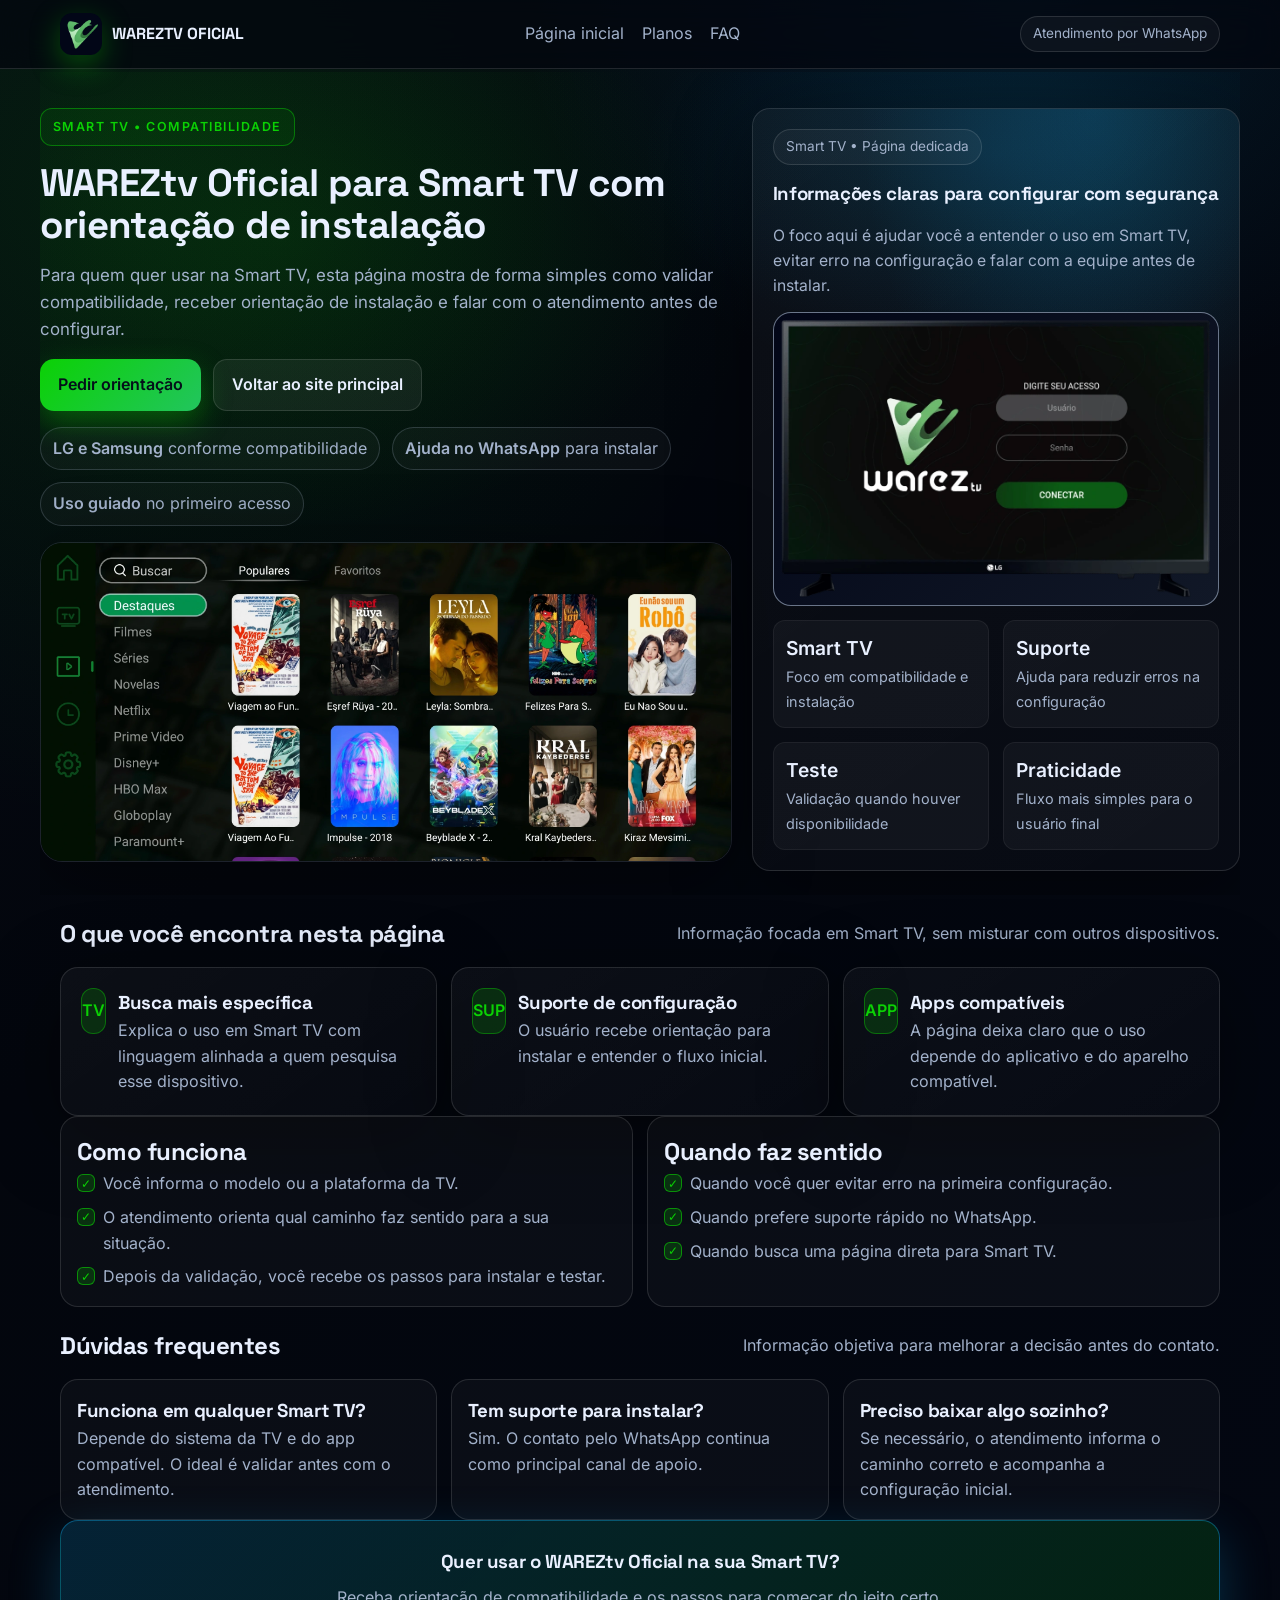
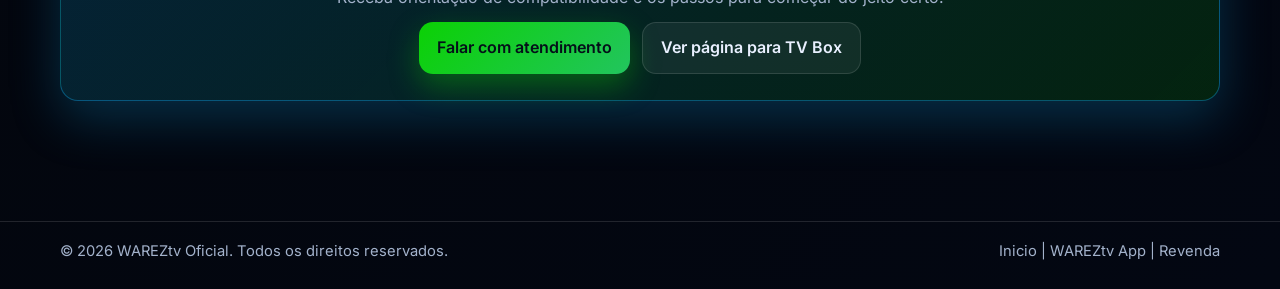
<file: app-para-smart-tv.html>
<!DOCTYPE html>
<html lang="pt-BR">
<head>
  <meta charset="UTF-8">
  <meta name="viewport" content="width=device-width, initial-scale=1.0">
  <title>WAREZtv Oficial para Smart TV | Compatibilidade e Suporte</title>
  <meta name="description" content="Saiba como usar o WAREZtv Oficial em Smart TV, com orientação de compatibilidade, instalação e suporte via WhatsApp.">
  <meta name="robots" content="index,follow,max-image-preview:large">
  <link rel="canonical" href="https://wareztvoficial.com.br/app-para-smart-tv.html">
  <meta property="og:type" content="website">
  <meta property="og:title" content="WAREZtv Oficial para Smart TV">
  <meta property="og:description" content="Página dedicada para quem procura um app para Smart TV com suporte e ativação ágil.">
  <meta property="og:url" content="https://wareztvoficial.com.br/app-para-smart-tv.html">
  <meta property="og:image" content="https://wareztvoficial.com.br/img/sgplay-tv.webp">
  <meta name="twitter:card" content="summary_large_image">
  <meta name="twitter:title" content="WAREZtv Oficial para Smart TV">
  <meta name="twitter:description" content="Compatibilidade, orientação e suporte para Smart TV.">
  <meta name="twitter:image" content="https://wareztvoficial.com.br/img/sgplay-tv.webp">
  <link rel="icon" type="image/webp" href="../assets/img/favicon.webp">
  <link rel="preconnect" href="https://fonts.googleapis.com">
  <link rel="preconnect" href="https://fonts.gstatic.com" crossorigin>
  <link href="../css/css2.css" rel="stylesheet">
  <style>
    :root{--border:rgba(255,255,255,.12);--text:#e9f0ff;--muted:#a3b2cb;--accent:#0bd104;--radius:18px;--shadow:0 20px 80px rgba(0,0,0,.45);--max:1200px}
    *{margin:0;padding:0;box-sizing:border-box}body{font-family:"Inter",system-ui,sans-serif;background:radial-gradient(120% 80% at 10% 10%,rgba(11,209,4,.1),transparent 42%),radial-gradient(110% 60% at 80% 0%,rgba(14,165,233,.12),transparent 36%),linear-gradient(135deg,#050912 0%,#03060d 35%,#030712 100%);color:var(--text);line-height:1.6;padding-top:72px}a{text-decoration:none;color:inherit}.container{max-width:var(--max);margin:0 auto;padding:0 20px}img{max-width:100%;display:block}
    header{position:fixed;top:0;width:100%;z-index:10;backdrop-filter:blur(16px);background:rgba(4,7,15,.7);border-bottom:1px solid var(--border)}.nav{display:flex;align-items:center;justify-content:space-between;height:68px;gap:18px}.logo{display:inline-flex;align-items:center;gap:10px}.logo-badge{width:42px;height:42px;border-radius:12px;background:#020617;display:inline-flex;align-items:center;justify-content:center;box-shadow:0 10px 30px rgba(11,209,4,.35);overflow:hidden}.logo-badge img{width:100%;height:100%;object-fit:contain}.logo-title{font-family:"Space Grotesk","Inter",sans-serif;font-weight:700;text-transform:uppercase}.pill{display:inline-flex;align-items:center;padding:6px 12px;border-radius:999px;border:1px solid var(--border);background:rgba(255,255,255,.04);font-size:.85rem;color:var(--muted)}nav ul{list-style:none;display:flex;gap:18px;color:var(--muted)}
    .btn{display:inline-flex;align-items:center;justify-content:center;padding:12px 18px;border-radius:14px;font-weight:700}.btn-primary{background:linear-gradient(135deg,var(--accent),#22c55e);color:#041019;box-shadow:0 12px 30px rgba(11,209,4,.35)}.btn-ghost{background:rgba(255,255,255,.06);border:1px solid var(--border)}
    .hero{padding:36px 0 24px;position:relative;overflow:hidden}.hero::before{content:"";position:absolute;inset:0;background:radial-gradient(60% 60% at 20% 20%,rgba(11,209,4,.1),transparent 60%),radial-gradient(50% 40% at 80% 10%,rgba(14,165,233,.1),transparent 60%)}.grid{display:grid;grid-template-columns:repeat(12,1fr);gap:20px}.hero-left{grid-column:span 7;display:flex;flex-direction:column;gap:16px;position:relative;z-index:1}.hero-right{grid-column:span 5;position:relative;z-index:1}
    .eyebrow{display:inline-flex;width:fit-content;padding:8px 12px;border-radius:12px;border:1px solid rgba(11,209,4,.45);color:var(--accent);font-weight:700;letter-spacing:.12em;text-transform:uppercase;font-size:.78rem;background:rgba(11,209,4,.08)}h1,h2,h3{font-family:"Space Grotesk","Inter",sans-serif;letter-spacing:-.02em}h1{font-size:clamp(2.2rem,3vw,3.2rem);line-height:1.1}.lead,.section-head p,.faq-item p,.feature p,.list{color:var(--muted)}.lead{font-size:1.05rem}
    .hero-actions,.actions,.proof{display:flex;gap:12px;flex-wrap:wrap}.proof span{padding:8px 12px;border-radius:999px;border:1px solid rgba(148,163,184,.25);background:rgba(255,255,255,.03);color:var(--muted)}.hero-preview{border-radius:22px;overflow:hidden;border:1px solid rgba(148,163,184,.18);box-shadow:var(--shadow)}
    .card{background:linear-gradient(145deg,rgba(255,255,255,.04),rgba(255,255,255,.02));border:1px solid var(--border);border-radius:var(--radius);padding:20px;box-shadow:var(--shadow)}.hero-card{height:100%;display:flex;flex-direction:column;gap:14px;position:relative;overflow:hidden}.hero-card::before{content:"";position:absolute;inset:0;background:radial-gradient(80% 80% at 70% 0%,rgba(14,165,233,.18),transparent 60%)}.hero-card>*{position:relative;z-index:1}.hero-mockup{border-radius:18px;padding:4px;background:linear-gradient(135deg,#020617,#111827);border:1px solid rgba(148,163,184,.7);overflow:hidden}.hero-mockup img{max-height:360px;object-fit:contain;margin:0 auto}
    .stat-row,.feature-grid,.faq,.split{display:grid;gap:14px}.stat-row{grid-template-columns:repeat(2,minmax(0,1fr))}.stat{padding:12px;border-radius:12px;background:rgba(255,255,255,.04);border:1px solid rgba(255,255,255,.06)}.stat strong{display:block;font-size:1.2rem}.stat span{color:var(--muted);font-size:.9rem}
    main{padding:0 0 80px}.section-head{display:flex;align-items:center;justify-content:space-between;gap:12px;margin:20px 0 14px}.feature-grid,.faq{grid-template-columns:repeat(auto-fit,minmax(240px,1fr))}.feature{display:flex;gap:12px;align-items:flex-start}.feature-icon{width:46px;height:46px;border-radius:12px;background:rgba(11,209,4,.16);border:1px solid rgba(11,209,4,.4);display:inline-flex;align-items:center;justify-content:center;color:var(--accent);font-weight:800}.split{grid-template-columns:1fr 1fr}
    .info-block,.faq-item{border:1px solid var(--border);border-radius:var(--radius);padding:16px;background:rgba(255,255,255,.03)}.list{display:grid;gap:8px;list-style:none}.list li{display:flex;gap:8px}.check{width:18px;height:18px;border-radius:6px;background:rgba(11,209,4,.18);border:1px solid rgba(11,209,4,.6);display:inline-flex;align-items:center;justify-content:center;color:var(--accent);font-size:.75rem;font-weight:800;flex:0 0 18px;margin-top:3px}
    .cta{text-align:center;padding:26px;border-radius:var(--radius);border:1px solid rgba(14,165,233,.4);background:linear-gradient(135deg,rgba(14,165,233,.18),rgba(11,209,4,.14));box-shadow:0 18px 50px rgba(14,165,233,.25)}.cta p{color:var(--muted);margin:8px 0 12px}
    footer{margin-top:40px;padding:18px 0 26px;border-top:1px solid var(--border);color:var(--muted);font-size:.92rem}.footer-row{display:flex;justify-content:space-between;align-items:center;flex-wrap:wrap;gap:12px}
    @media (max-width:960px){nav ul{display:none}.grid,.split{grid-template-columns:1fr}.hero-left,.hero-right{grid-column:span 12}.stat-row{grid-template-columns:1fr}}
  </style>
</head>
<body>
  <header><div class="container nav"><div class="logo"><div class="logo-badge"><img src="../assets/img/logo-warez.webp" alt="Logo WAREZtv Oficial"></div><div class="logo-title">WAREZtv Oficial</div></div><nav aria-label="Principal"><ul><li><a href="/">Página inicial</a></li><li><a href="/#planos">Planos</a></li><li><a href="/#faq">FAQ</a></li></ul></nav><a class="pill" href="https://wa.me/5511967665895?text=Quero%20falar%20sobre%20Smart%20TV">Atendimento por WhatsApp</a></div></header>
  <div class="container hero"><div class="grid"><div class="hero-left"><span class="eyebrow">Smart TV • Compatibilidade</span><h1>WAREZtv Oficial para Smart TV com orientação de instalação</h1><p class="lead">Para quem quer usar na Smart TV, esta página mostra de forma simples como validar compatibilidade, receber orientação de instalação e falar com o atendimento antes de configurar.</p><div class="hero-actions"><a class="btn btn-primary" href="https://wa.me/5511967665895?text=Quero%20usar%20o%20WAREZtv%20na%20Smart%20TV">Pedir orientação</a><a class="btn btn-ghost" href="/">Voltar ao site principal</a></div><div class="proof"><span><strong>LG e Samsung</strong> conforme compatibilidade</span><span><strong>Ajuda no WhatsApp</strong> para instalar</span><span><strong>Uso guiado</strong> no primeiro acesso</span></div><div class="hero-preview"><img src="../assets/img/sgplay-grid.webp" alt="Preview do aplicativo WAREZtv Oficial em Smart TV"></div></div><div class="hero-right"><div class="card hero-card"><div class="pill" style="width:fit-content">Smart TV • Página dedicada</div><h3>Informações claras para configurar com segurança</h3><p class="lead" style="font-size:.98rem">O foco aqui é ajudar você a entender o uso em Smart TV, evitar erro na configuração e falar com a equipe antes de instalar.</p><div class="hero-mockup"><img src="../assets/img/sgplay-tv.webp" alt="App WAREZtv Oficial na televisão"></div><div class="stat-row"><div class="stat"><strong>Smart TV</strong><span>Foco em compatibilidade e instalação</span></div><div class="stat"><strong>Suporte</strong><span>Ajuda para reduzir erros na configuração</span></div></div><div class="stat-row"><div class="stat"><strong>Teste</strong><span>Validação quando houver disponibilidade</span></div><div class="stat"><strong>Praticidade</strong><span>Fluxo mais simples para o usuário final</span></div></div></div></div></div></div>
  <main><div class="container"><section><div class="section-head"><h2>O que você encontra nesta página</h2><p>Informação focada em Smart TV, sem misturar com outros dispositivos.</p></div><div class="feature-grid"><div class="card feature"><div class="feature-icon">TV</div><div><h3>Busca mais específica</h3><p>Explica o uso em Smart TV com linguagem alinhada a quem pesquisa esse dispositivo.</p></div></div><div class="card feature"><div class="feature-icon">SUP</div><div><h3>Suporte de configuração</h3><p>O usuário recebe orientação para instalar e entender o fluxo inicial.</p></div></div><div class="card feature"><div class="feature-icon">APP</div><div><h3>Apps compatíveis</h3><p>A página deixa claro que o uso depende do aplicativo e do aparelho compatível.</p></div></div></div></section><section><div class="split"><div class="info-block"><h2>Como funciona</h2><ul class="list"><li><span class="check">✓</span><span>Você informa o modelo ou a plataforma da TV.</span></li><li><span class="check">✓</span><span>O atendimento orienta qual caminho faz sentido para a sua situação.</span></li><li><span class="check">✓</span><span>Depois da validação, você recebe os passos para instalar e testar.</span></li></ul></div><div class="info-block"><h2>Quando faz sentido</h2><ul class="list"><li><span class="check">✓</span><span>Quando você quer evitar erro na primeira configuração.</span></li><li><span class="check">✓</span><span>Quando prefere suporte rápido no WhatsApp.</span></li><li><span class="check">✓</span><span>Quando busca uma página direta para Smart TV.</span></li></ul></div></div></section><section><div class="section-head"><h2>Dúvidas frequentes</h2><p>Informação objetiva para melhorar a decisão antes do contato.</p></div><div class="faq"><div class="faq-item"><h3>Funciona em qualquer Smart TV?</h3><p>Depende do sistema da TV e do app compatível. O ideal é validar antes com o atendimento.</p></div><div class="faq-item"><h3>Tem suporte para instalar?</h3><p>Sim. O contato pelo WhatsApp continua como principal canal de apoio.</p></div><div class="faq-item"><h3>Preciso baixar algo sozinho?</h3><p>Se necessário, o atendimento informa o caminho correto e acompanha a configuração inicial.</p></div></div></section><div class="cta"><h3>Quer usar o WAREZtv Oficial na sua Smart TV?</h3><p>Receba orientação de compatibilidade e os passos para começar do jeito certo.</p><div class="actions" style="justify-content:center"><a class="btn btn-primary" href="https://wa.me/5511967665895?text=Quero%20usar%20o%20WAREZtv%20na%20Smart%20TV">Falar com atendimento</a><a class="btn btn-ghost" href="/app-para-tv-box.html">Ver página para TV Box</a></div></div></div></main>
  <footer><div class="container footer-row"><div>© <span id="year"></span> WAREZtv Oficial. Todos os direitos reservados.</div><div><a href="/">Inicio</a> | <a href="/wareztv-app.html">WAREZtv App</a> | <a href="/revenda-wareztv.html">Revenda</a></div></div></footer>
  <script>document.getElementById("year").textContent=new Date().getFullYear();</script>
</body>
</html>
</file>
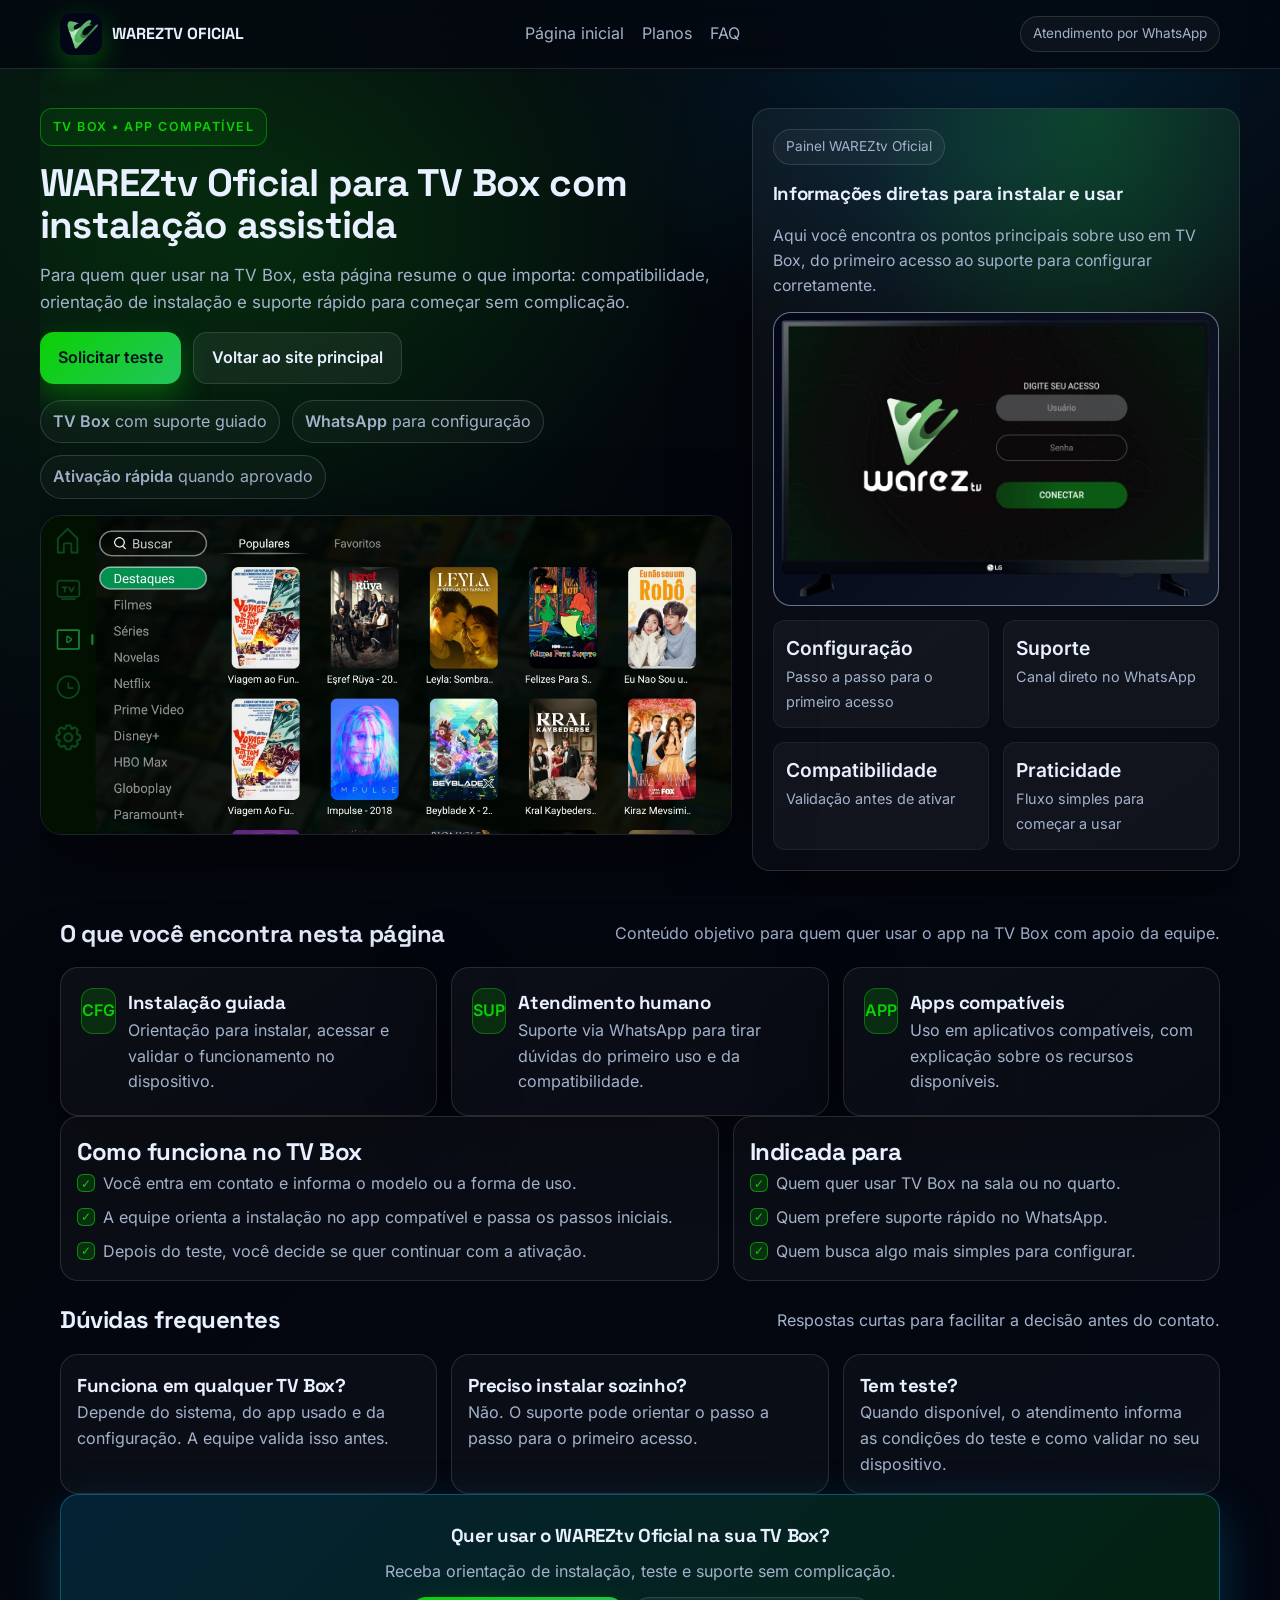
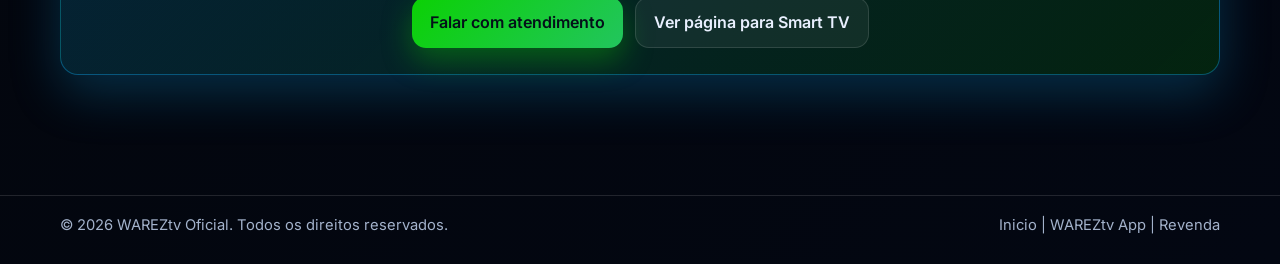
<file: app-para-tv-box.html>
<!DOCTYPE html>
<html lang="pt-BR">
<head>
  <meta charset="UTF-8">
  <meta name="viewport" content="width=device-width, initial-scale=1.0">
  <title>WAREZtv Oficial para TV Box | Instalação Assistida</title>
  <meta name="description" content="Conheça o WAREZtv Oficial para TV Box, com configuração assistida, suporte via WhatsApp e ativação rápida para dispositivos compatíveis.">
  <meta name="robots" content="index,follow,max-image-preview:large">
  <link rel="canonical" href="https://wareztvoficial.com.br/app-para-tv-box.html">
  <meta property="og:type" content="website">
  <meta property="og:title" content="WAREZtv Oficial para TV Box | Instalação Assistida">
  <meta property="og:description" content="Página dedicada para quem procura um app para TV Box com suporte humano e orientação de instalação.">
  <meta property="og:url" content="https://wareztvoficial.com.br/app-para-tv-box.html">
  <meta property="og:image" content="https://wareztvoficial.com.br/img/sgplay-tv.webp">
  <meta name="twitter:card" content="summary_large_image">
  <meta name="twitter:title" content="WAREZtv Oficial para TV Box">
  <meta name="twitter:description" content="Instalação assistida, teste rápido e suporte para TV Box.">
  <meta name="twitter:image" content="https://wareztvoficial.com.br/img/sgplay-tv.webp">
  <link rel="icon" type="image/webp" href="../assets/img/favicon.webp">
  <link rel="preconnect" href="https://fonts.googleapis.com">
  <link rel="preconnect" href="https://fonts.gstatic.com" crossorigin>
  <link href="../css/css2.css" rel="stylesheet">
  <style>
    :root{--border:rgba(255,255,255,.12);--text:#e9f0ff;--muted:#a3b2cb;--accent:#0bd104;--radius:18px;--shadow:0 20px 80px rgba(0,0,0,.45);--max:1200px}
    *{margin:0;padding:0;box-sizing:border-box}body{font-family:"Inter",system-ui,sans-serif;background:radial-gradient(120% 80% at 10% 10%,rgba(11,209,4,.1),transparent 42%),radial-gradient(110% 60% at 80% 0%,rgba(14,165,233,.12),transparent 36%),linear-gradient(135deg,#050912 0%,#03060d 35%,#030712 100%);color:var(--text);line-height:1.6;padding-top:72px}a{text-decoration:none;color:inherit}img{max-width:100%;display:block}.container{max-width:var(--max);margin:0 auto;padding:0 20px}
    header{position:fixed;top:0;width:100%;z-index:10;backdrop-filter:blur(16px);background:rgba(4,7,15,.7);border-bottom:1px solid var(--border)}.nav{display:flex;align-items:center;justify-content:space-between;height:68px;gap:18px}.logo{display:inline-flex;align-items:center;gap:10px}.logo-badge{width:42px;height:42px;border-radius:12px;background:#020617;display:inline-flex;align-items:center;justify-content:center;box-shadow:0 10px 30px rgba(11,209,4,.35);overflow:hidden}.logo-badge img{width:100%;height:100%;object-fit:contain}.logo-title{font-family:"Space Grotesk","Inter",sans-serif;font-weight:700;text-transform:uppercase}.pill{display:inline-flex;align-items:center;padding:6px 12px;border-radius:999px;border:1px solid var(--border);background:rgba(255,255,255,.04);font-size:.85rem;color:var(--muted)}nav ul{list-style:none;display:flex;gap:18px;color:var(--muted)}
    .btn{display:inline-flex;align-items:center;justify-content:center;padding:12px 18px;border-radius:14px;font-weight:700}.btn-primary{background:linear-gradient(135deg,var(--accent),#22c55e);color:#041019;box-shadow:0 12px 30px rgba(11,209,4,.35)}.btn-ghost{background:rgba(255,255,255,.06);border:1px solid var(--border)}
    .hero{padding:36px 0 24px;position:relative;overflow:hidden}.hero::before{content:"";position:absolute;inset:0;background:radial-gradient(60% 60% at 20% 20%,rgba(11,209,4,.1),transparent 60%),radial-gradient(50% 40% at 80% 10%,rgba(14,165,233,.1),transparent 60%)}.grid{display:grid;grid-template-columns:repeat(12,1fr);gap:20px}.hero-left{grid-column:span 7;display:flex;flex-direction:column;gap:16px;position:relative;z-index:1}.hero-right{grid-column:span 5;position:relative;z-index:1}
    .eyebrow{display:inline-flex;width:fit-content;padding:8px 12px;border-radius:12px;border:1px solid rgba(11,209,4,.45);color:var(--accent);font-weight:700;letter-spacing:.12em;text-transform:uppercase;font-size:.78rem;background:rgba(11,209,4,.08)}h1,h2,h3{font-family:"Space Grotesk","Inter",sans-serif;letter-spacing:-.02em}h1{font-size:clamp(2.2rem,3vw,3.2rem);line-height:1.1}.lead,.section-head p,.feature p,.faq-item p,.list{color:var(--muted)}.lead{font-size:1.05rem}
    .hero-actions,.actions,.proof{display:flex;gap:12px;flex-wrap:wrap}.proof span{padding:8px 12px;border-radius:999px;border:1px solid rgba(148,163,184,.25);background:rgba(255,255,255,.03);color:var(--muted)}.hero-preview{border-radius:22px;overflow:hidden;border:1px solid rgba(148,163,184,.18);box-shadow:var(--shadow)}
    .card{background:linear-gradient(145deg,rgba(255,255,255,.04),rgba(255,255,255,.02));border:1px solid var(--border);border-radius:var(--radius);padding:20px;box-shadow:var(--shadow)}.hero-card{height:100%;display:flex;flex-direction:column;gap:14px;position:relative;overflow:hidden}.hero-card::before{content:"";position:absolute;inset:0;background:radial-gradient(80% 80% at 70% 0%,rgba(11,209,4,.18),transparent 60%)}.hero-card>*{position:relative;z-index:1}.hero-mockup{border-radius:18px;padding:4px;background:linear-gradient(135deg,#020617,#111827);border:1px solid rgba(148,163,184,.7);overflow:hidden}.hero-mockup img{max-height:360px;object-fit:contain;margin:0 auto}
    .stat-row,.feature-grid,.faq,.split{display:grid;gap:14px}.stat-row{grid-template-columns:repeat(2,minmax(0,1fr))}.stat{padding:12px;border-radius:12px;background:rgba(255,255,255,.04);border:1px solid rgba(255,255,255,.06)}.stat strong{display:block;font-size:1.2rem}.stat span{color:var(--muted);font-size:.9rem}
    main{padding:0 0 80px}.section-head{display:flex;align-items:center;justify-content:space-between;gap:12px;margin:20px 0 14px}.feature-grid,.faq{grid-template-columns:repeat(auto-fit,minmax(240px,1fr))}.feature{display:flex;gap:12px;align-items:flex-start}.feature-icon{width:46px;height:46px;border-radius:12px;background:rgba(11,209,4,.16);border:1px solid rgba(11,209,4,.4);display:inline-flex;align-items:center;justify-content:center;color:var(--accent);font-weight:800}.split{grid-template-columns:1.15fr .85fr}
    .info-block,.faq-item{border:1px solid var(--border);border-radius:var(--radius);padding:16px;background:rgba(255,255,255,.03)}.list{display:grid;gap:8px;list-style:none}.list li{display:flex;gap:8px;align-items:flex-start}.check{width:18px;height:18px;border-radius:6px;background:rgba(11,209,4,.18);border:1px solid rgba(11,209,4,.6);display:inline-flex;align-items:center;justify-content:center;color:var(--accent);font-size:.75rem;font-weight:800;flex:0 0 18px;margin-top:3px}
    .cta{text-align:center;padding:26px;border-radius:var(--radius);border:1px solid rgba(14,165,233,.4);background:linear-gradient(135deg,rgba(14,165,233,.18),rgba(11,209,4,.14));box-shadow:0 18px 50px rgba(14,165,233,.25)}.cta p{color:var(--muted);margin:8px 0 12px}
    footer{margin-top:40px;padding:18px 0 26px;border-top:1px solid var(--border);color:var(--muted);font-size:.92rem}.footer-row{display:flex;justify-content:space-between;align-items:center;flex-wrap:wrap;gap:12px}
    @media (max-width:960px){nav ul{display:none}.grid,.split{grid-template-columns:1fr}.hero-left,.hero-right{grid-column:span 12}.stat-row{grid-template-columns:1fr}}
  </style>
</head>
<body>
  <header><div class="container nav"><div class="logo"><div class="logo-badge"><img src="../assets/img/logo-warez.webp" alt="Logo WAREZtv Oficial"></div><div class="logo-title">WAREZtv Oficial</div></div><nav aria-label="Principal"><ul><li><a href="/">Página inicial</a></li><li><a href="/#planos">Planos</a></li><li><a href="/#faq">FAQ</a></li></ul></nav><a class="pill" href="https://wa.me/5511967665895?text=Quero%20falar%20sobre%20TV%20Box">Atendimento por WhatsApp</a></div></header>
<div class="container hero"><div class="grid"><div class="hero-left"><span class="eyebrow">TV Box • App compatível</span><h1>WAREZtv Oficial para TV Box com instalação assistida</h1><p class="lead">Para quem quer usar na TV Box, esta página resume o que importa: compatibilidade, orientação de instalação e suporte rápido para começar sem complicação.</p><div class="hero-actions"><a class="btn btn-primary" href="https://wa.me/5511967665895?text=Quero%20testar%20o%20WAREZtv%20na%20TV%20Box">Solicitar teste</a><a class="btn btn-ghost" href="/">Voltar ao site principal</a></div><div class="proof"><span><strong>TV Box</strong> com suporte guiado</span><span><strong>WhatsApp</strong> para configuração</span><span><strong>Ativação rápida</strong> quando aprovado</span></div><div class="hero-preview"><img src="../assets/img/sgplay-grid.webp" alt="Interface WAREZtv Oficial em TV Box"></div></div><div class="hero-right"><div class="card hero-card"><div class="pill" style="width:fit-content">Painel WAREZtv Oficial</div><h3>Informações diretas para instalar e usar</h3><p class="lead" style="font-size:.98rem">Aqui você encontra os pontos principais sobre uso em TV Box, do primeiro acesso ao suporte para configurar corretamente.</p><div class="hero-mockup"><img src="../assets/img/sgplay-tv.webp" alt="Tela do aplicativo WAREZtv Oficial"></div><div class="stat-row"><div class="stat"><strong>Configuração</strong><span>Passo a passo para o primeiro acesso</span></div><div class="stat"><strong>Suporte</strong><span>Canal direto no WhatsApp</span></div></div><div class="stat-row"><div class="stat"><strong>Compatibilidade</strong><span>Validação antes de ativar</span></div><div class="stat"><strong>Praticidade</strong><span>Fluxo simples para começar a usar</span></div></div></div></div></div></div>
<main><div class="container"><section><div class="section-head"><h2>O que você encontra nesta página</h2><p>Conteúdo objetivo para quem quer usar o app na TV Box com apoio da equipe.</p></div><div class="feature-grid"><div class="card feature"><div class="feature-icon">CFG</div><div><h3>Instalação guiada</h3><p>Orientação para instalar, acessar e validar o funcionamento no dispositivo.</p></div></div><div class="card feature"><div class="feature-icon">SUP</div><div><h3>Atendimento humano</h3><p>Suporte via WhatsApp para tirar dúvidas do primeiro uso e da compatibilidade.</p></div></div><div class="card feature"><div class="feature-icon">APP</div><div><h3>Apps compatíveis</h3><p>Uso em aplicativos compatíveis, com explicação sobre os recursos disponíveis.</p></div></div></div></section><section><div class="split"><div class="info-block"><h2>Como funciona no TV Box</h2><ul class="list"><li><span class="check">✓</span><span>Você entra em contato e informa o modelo ou a forma de uso.</span></li><li><span class="check">✓</span><span>A equipe orienta a instalação no app compatível e passa os passos iniciais.</span></li><li><span class="check">✓</span><span>Depois do teste, você decide se quer continuar com a ativação.</span></li></ul></div><div class="info-block"><h2>Indicada para</h2><ul class="list"><li><span class="check">✓</span><span>Quem quer usar TV Box na sala ou no quarto.</span></li><li><span class="check">✓</span><span>Quem prefere suporte rápido no WhatsApp.</span></li><li><span class="check">✓</span><span>Quem busca algo mais simples para configurar.</span></li></ul></div></div></section><section><div class="section-head"><h2>Dúvidas frequentes</h2><p>Respostas curtas para facilitar a decisão antes do contato.</p></div><div class="faq"><div class="faq-item"><h3>Funciona em qualquer TV Box?</h3><p>Depende do sistema, do app usado e da configuração. A equipe valida isso antes.</p></div><div class="faq-item"><h3>Preciso instalar sozinho?</h3><p>Não. O suporte pode orientar o passo a passo para o primeiro acesso.</p></div><div class="faq-item"><h3>Tem teste?</h3><p>Quando disponível, o atendimento informa as condições do teste e como validar no seu dispositivo.</p></div></div></section><div class="cta"><h3>Quer usar o WAREZtv Oficial na sua TV Box?</h3><p>Receba orientação de instalação, teste e suporte sem complicação.</p><div class="actions" style="justify-content:center"><a class="btn btn-primary" href="https://wa.me/5511967665895?text=Quero%20testar%20o%20WAREZtv%20na%20TV%20Box">Falar com atendimento</a><a class="btn btn-ghost" href="/app-para-smart-tv.html">Ver página para Smart TV</a></div></div></div></main>
  <footer><div class="container footer-row"><div>© <span id="year"></span> WAREZtv Oficial. Todos os direitos reservados.</div><div><a href="/">Inicio</a> | <a href="/wareztv-app.html">WAREZtv App</a> | <a href="/revenda-wareztv.html">Revenda</a></div></div></footer>
  <script>document.getElementById("year").textContent=new Date().getFullYear();</script>
</body>
</html>
</file>
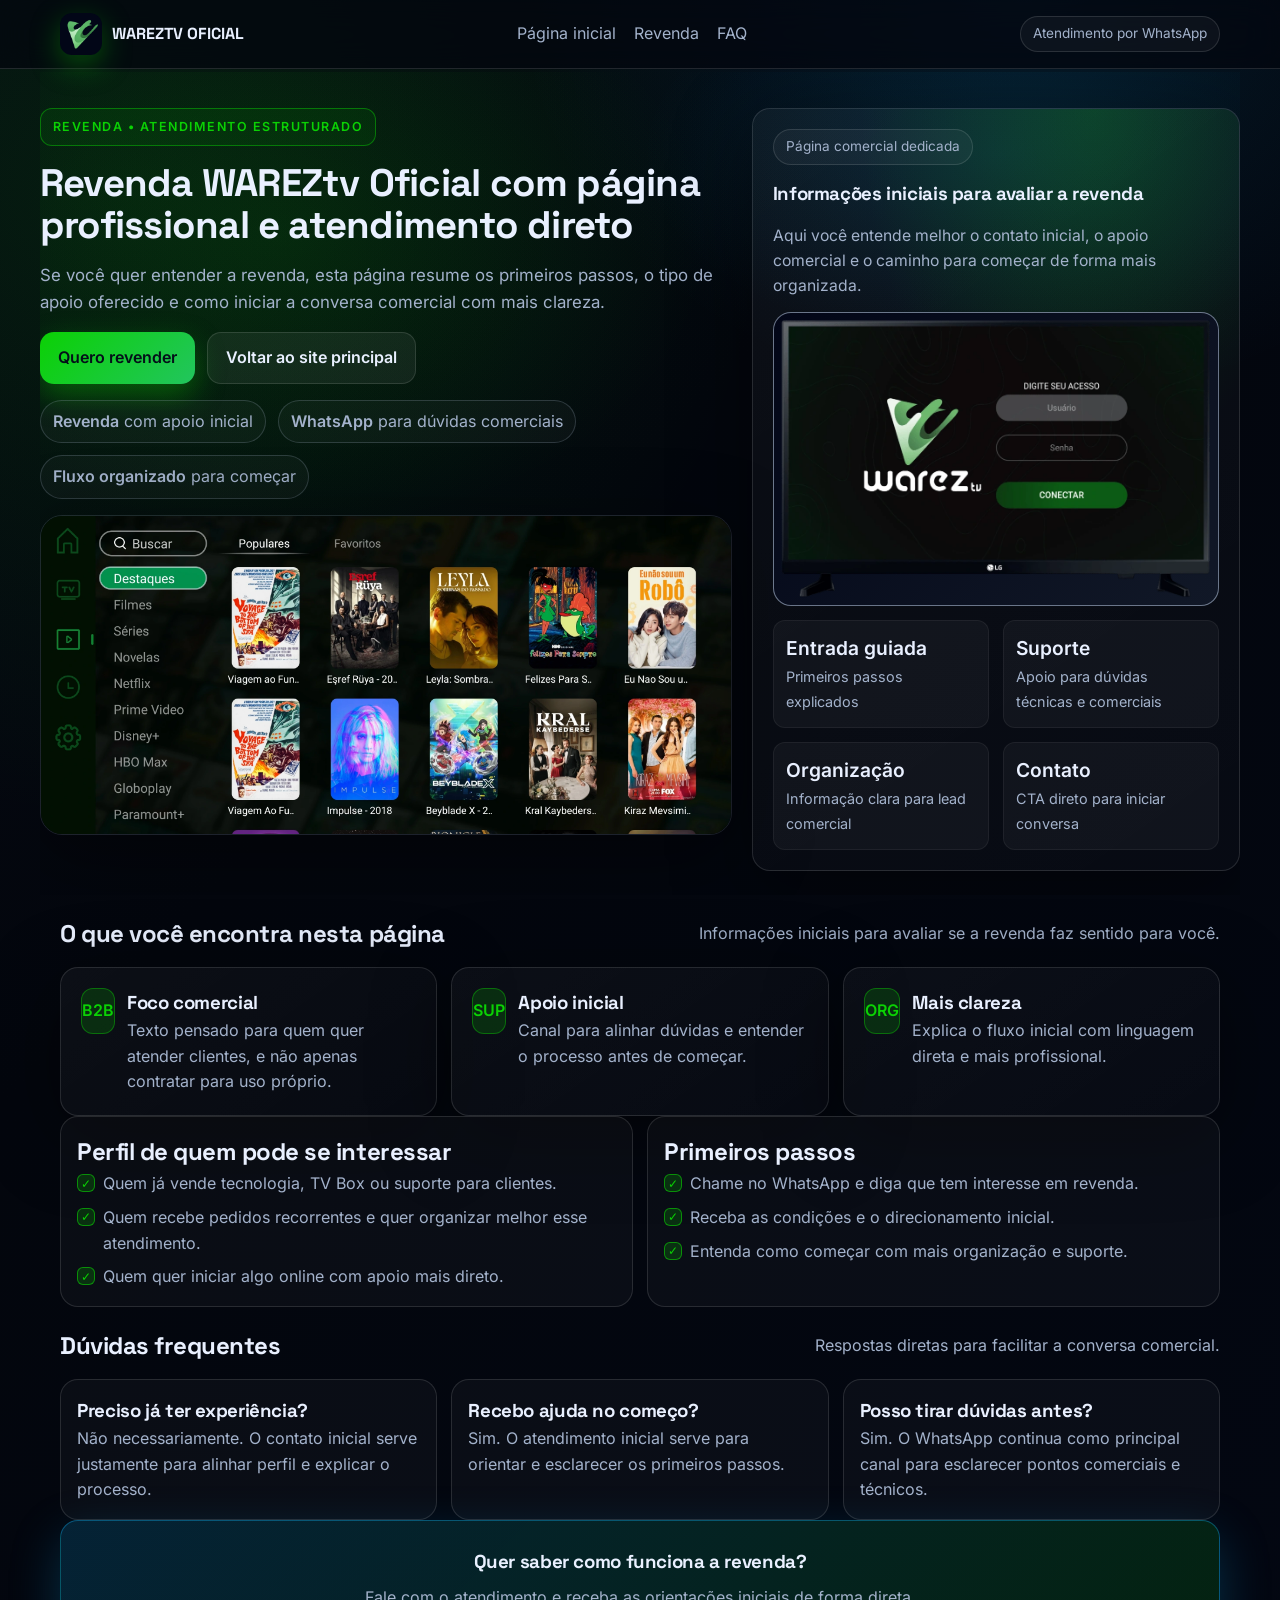
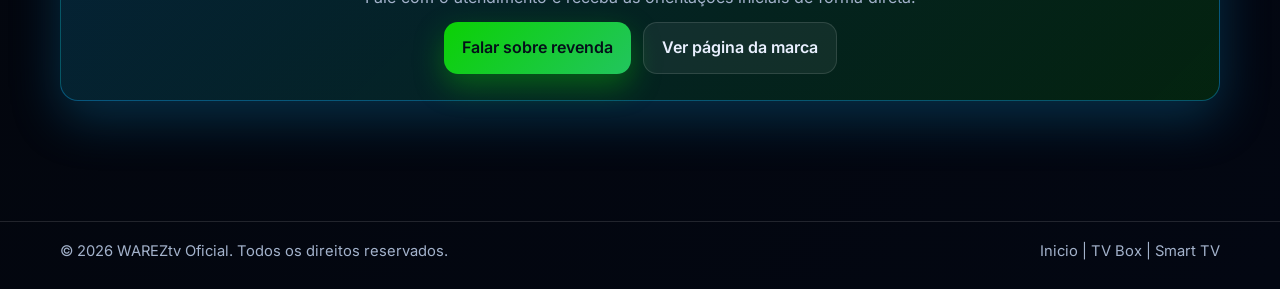
<file: revenda-wareztv.html>
<!DOCTYPE html>
<html lang="pt-BR">
<head>
  <meta charset="UTF-8">
  <meta name="viewport" content="width=device-width, initial-scale=1.0">
  <title>Revenda WAREZtv Oficial | Saiba Como Funciona</title>
<meta name="description" content="Conheça a página de revenda WAREZtv Oficial com informações sobre apoio inicial, suporte e primeiros passos para quem deseja atender clientes.">
  <meta name="robots" content="index,follow,max-image-preview:large">
  <link rel="canonical" href="https://wareztvoficial.com.br/revenda-wareztv.html">
  <meta property="og:type" content="website">
  <meta property="og:title" content="Revenda WAREZtv Oficial">
  <meta property="og:description" content="Página dedicada para quem quer entender a revenda WAREZtv Oficial com mais clareza.">
  <meta property="og:url" content="https://wareztvoficial.com.br/revenda-wareztv.html">
  <meta property="og:image" content="https://wareztvoficial.com.br/img/sgplay-grid.webp">
  <meta name="twitter:card" content="summary_large_image">
  <meta name="twitter:title" content="Revenda WAREZtv Oficial">
  <meta name="twitter:description" content="Informações sobre revenda, apoio inicial e estrutura de atendimento.">
  <meta name="twitter:image" content="https://wareztvoficial.com.br/img/sgplay-grid.webp">
  <link rel="icon" type="image/webp" href="../assets/img/favicon.webp">
  <link rel="preconnect" href="https://fonts.googleapis.com">
  <link rel="preconnect" href="https://fonts.gstatic.com" crossorigin>
  <link href="../css/css2.css" rel="stylesheet">
  <style>
    :root{--border:rgba(255,255,255,.12);--text:#e9f0ff;--muted:#a3b2cb;--accent:#0bd104;--radius:18px;--shadow:0 20px 80px rgba(0,0,0,.45);--max:1200px}
    *{margin:0;padding:0;box-sizing:border-box}body{font-family:"Inter",system-ui,sans-serif;background:radial-gradient(120% 80% at 10% 10%,rgba(11,209,4,.1),transparent 42%),radial-gradient(110% 60% at 80% 0%,rgba(14,165,233,.12),transparent 36%),linear-gradient(135deg,#050912 0%,#03060d 35%,#030712 100%);color:var(--text);line-height:1.6;padding-top:72px}a{text-decoration:none;color:inherit}.container{max-width:var(--max);margin:0 auto;padding:0 20px}img{max-width:100%;display:block}
    header{position:fixed;top:0;width:100%;z-index:10;backdrop-filter:blur(16px);background:rgba(4,7,15,.7);border-bottom:1px solid var(--border)}.nav{display:flex;align-items:center;justify-content:space-between;height:68px;gap:18px}.logo{display:inline-flex;align-items:center;gap:10px}.logo-badge{width:42px;height:42px;border-radius:12px;background:#020617;display:inline-flex;align-items:center;justify-content:center;box-shadow:0 10px 30px rgba(11,209,4,.35);overflow:hidden}.logo-badge img{width:100%;height:100%;object-fit:contain}.logo-title{font-family:"Space Grotesk","Inter",sans-serif;font-weight:700;text-transform:uppercase}.pill{display:inline-flex;align-items:center;padding:6px 12px;border-radius:999px;border:1px solid var(--border);background:rgba(255,255,255,.04);font-size:.85rem;color:var(--muted)}nav ul{list-style:none;display:flex;gap:18px;color:var(--muted)}
    .btn{display:inline-flex;align-items:center;justify-content:center;padding:12px 18px;border-radius:14px;font-weight:700}.btn-primary{background:linear-gradient(135deg,var(--accent),#22c55e);color:#041019;box-shadow:0 12px 30px rgba(11,209,4,.35)}.btn-ghost{background:rgba(255,255,255,.06);border:1px solid var(--border)}
    .hero{padding:36px 0 24px;position:relative;overflow:hidden}.hero::before{content:"";position:absolute;inset:0;background:radial-gradient(60% 60% at 20% 20%,rgba(11,209,4,.1),transparent 60%),radial-gradient(50% 40% at 80% 10%,rgba(14,165,233,.1),transparent 60%)}.grid{display:grid;grid-template-columns:repeat(12,1fr);gap:20px}.hero-left{grid-column:span 7;display:flex;flex-direction:column;gap:16px;position:relative;z-index:1}.hero-right{grid-column:span 5;position:relative;z-index:1}
    .eyebrow{display:inline-flex;width:fit-content;padding:8px 12px;border-radius:12px;border:1px solid rgba(11,209,4,.45);color:var(--accent);font-weight:700;letter-spacing:.12em;text-transform:uppercase;font-size:.78rem;background:rgba(11,209,4,.08)}h1,h2,h3{font-family:"Space Grotesk","Inter",sans-serif;letter-spacing:-.02em}h1{font-size:clamp(2.2rem,3vw,3.2rem);line-height:1.1}.lead,.section-head p,.faq-item p,.feature p,.list{color:var(--muted)}.lead{font-size:1.05rem}
    .hero-actions,.actions,.proof{display:flex;gap:12px;flex-wrap:wrap}.proof span{padding:8px 12px;border-radius:999px;border:1px solid rgba(148,163,184,.25);background:rgba(255,255,255,.03);color:var(--muted)}.hero-preview{border-radius:22px;overflow:hidden;border:1px solid rgba(148,163,184,.18);box-shadow:var(--shadow)}
    .card{background:linear-gradient(145deg,rgba(255,255,255,.04),rgba(255,255,255,.02));border:1px solid var(--border);border-radius:var(--radius);padding:20px;box-shadow:var(--shadow)}.hero-card{height:100%;display:flex;flex-direction:column;gap:14px;position:relative;overflow:hidden}.hero-card::before{content:"";position:absolute;inset:0;background:radial-gradient(80% 80% at 70% 0%,rgba(11,209,4,.18),transparent 60%)}.hero-card>*{position:relative;z-index:1}.hero-mockup{border-radius:18px;padding:4px;background:linear-gradient(135deg,#020617,#111827);border:1px solid rgba(148,163,184,.7);overflow:hidden}.hero-mockup img{max-height:360px;object-fit:contain;margin:0 auto}
    .stat-row,.feature-grid,.faq,.split{display:grid;gap:14px}.stat-row{grid-template-columns:repeat(2,minmax(0,1fr))}.stat{padding:12px;border-radius:12px;background:rgba(255,255,255,.04);border:1px solid rgba(255,255,255,.06)}.stat strong{display:block;font-size:1.2rem}.stat span{color:var(--muted);font-size:.9rem}
    main{padding:0 0 80px}.section-head{display:flex;align-items:center;justify-content:space-between;gap:12px;margin:20px 0 14px}.feature-grid,.faq{grid-template-columns:repeat(auto-fit,minmax(240px,1fr))}.feature{display:flex;gap:12px;align-items:flex-start}.feature-icon{width:46px;height:46px;border-radius:12px;background:rgba(11,209,4,.16);border:1px solid rgba(11,209,4,.4);display:inline-flex;align-items:center;justify-content:center;color:var(--accent);font-weight:800}.split{grid-template-columns:1fr 1fr}
    .info-block,.faq-item{border:1px solid var(--border);border-radius:var(--radius);padding:16px;background:rgba(255,255,255,.03)}.list{display:grid;gap:8px;list-style:none}.list li{display:flex;gap:8px}.check{width:18px;height:18px;border-radius:6px;background:rgba(11,209,4,.18);border:1px solid rgba(11,209,4,.6);display:inline-flex;align-items:center;justify-content:center;color:var(--accent);font-size:.75rem;font-weight:800;flex:0 0 18px;margin-top:3px}
    .cta{text-align:center;padding:26px;border-radius:var(--radius);border:1px solid rgba(14,165,233,.4);background:linear-gradient(135deg,rgba(14,165,233,.18),rgba(11,209,4,.14));box-shadow:0 18px 50px rgba(14,165,233,.25)}.cta p{color:var(--muted);margin:8px 0 12px}
    footer{margin-top:40px;padding:18px 0 26px;border-top:1px solid var(--border);color:var(--muted);font-size:.92rem}.footer-row{display:flex;justify-content:space-between;align-items:center;flex-wrap:wrap;gap:12px}
    @media (max-width:960px){nav ul{display:none}.grid,.split{grid-template-columns:1fr}.hero-left,.hero-right{grid-column:span 12}.stat-row{grid-template-columns:1fr}}
  </style>
</head>
<body>
  <header><div class="container nav"><div class="logo"><div class="logo-badge"><img src="../assets/img/logo-warez.webp" alt="Logo WAREZtv Oficial"></div><div class="logo-title">WAREZtv Oficial</div></div><nav aria-label="Principal"><ul><li><a href="/">Página inicial</a></li><li><a href="/#revenda">Revenda</a></li><li><a href="/#faq">FAQ</a></li></ul></nav><a class="pill" href="https://wa.me/5511967665895?text=Quero%20informações%20sobre%20revenda%20WAREZtv">Atendimento por WhatsApp</a></div></header>
<div class="container hero"><div class="grid"><div class="hero-left"><span class="eyebrow">Revenda • Atendimento estruturado</span><h1>Revenda WAREZtv Oficial com página profissional e atendimento direto</h1><p class="lead">Se você quer entender a revenda, esta página resume os primeiros passos, o tipo de apoio oferecido e como iniciar a conversa comercial com mais clareza.</p><div class="hero-actions"><a class="btn btn-primary" href="https://wa.me/5511967665895?text=Quero%20informações%20sobre%20revenda%20WAREZtv">Quero revender</a><a class="btn btn-ghost" href="/">Voltar ao site principal</a></div><div class="proof"><span><strong>Revenda</strong> com apoio inicial</span><span><strong>WhatsApp</strong> para dúvidas comerciais</span><span><strong>Fluxo organizado</strong> para começar</span></div><div class="hero-preview"><img src="../assets/img/sgplay-grid.webp" alt="Interface WAREZtv Oficial"></div></div><div class="hero-right"><div class="card hero-card"><div class="pill" style="width:fit-content">Página comercial dedicada</div><h3>Informações iniciais para avaliar a revenda</h3><p class="lead" style="font-size:.98rem">Aqui você entende melhor o contato inicial, o apoio comercial e o caminho para começar de forma mais organizada.</p><div class="hero-mockup"><img src="../assets/img/sgplay-tv.webp" alt="Visual do aplicativo WAREZtv Oficial"></div><div class="stat-row"><div class="stat"><strong>Entrada guiada</strong><span>Primeiros passos explicados</span></div><div class="stat"><strong>Suporte</strong><span>Apoio para dúvidas técnicas e comerciais</span></div></div><div class="stat-row"><div class="stat"><strong>Organização</strong><span>Informação clara para lead comercial</span></div><div class="stat"><strong>Contato</strong><span>CTA direto para iniciar conversa</span></div></div></div></div></div></div>
<main><div class="container"><section><div class="section-head"><h2>O que você encontra nesta página</h2><p>Informações iniciais para avaliar se a revenda faz sentido para você.</p></div><div class="feature-grid"><div class="card feature"><div class="feature-icon">B2B</div><div><h3>Foco comercial</h3><p>Texto pensado para quem quer atender clientes, e não apenas contratar para uso próprio.</p></div></div><div class="card feature"><div class="feature-icon">SUP</div><div><h3>Apoio inicial</h3><p>Canal para alinhar dúvidas e entender o processo antes de começar.</p></div></div><div class="card feature"><div class="feature-icon">ORG</div><div><h3>Mais clareza</h3><p>Explica o fluxo inicial com linguagem direta e mais profissional.</p></div></div></div></section><section><div class="split"><div class="info-block"><h2>Perfil de quem pode se interessar</h2><ul class="list"><li><span class="check">✓</span><span>Quem já vende tecnologia, TV Box ou suporte para clientes.</span></li><li><span class="check">✓</span><span>Quem recebe pedidos recorrentes e quer organizar melhor esse atendimento.</span></li><li><span class="check">✓</span><span>Quem quer iniciar algo online com apoio mais direto.</span></li></ul></div><div class="info-block"><h2>Primeiros passos</h2><ul class="list"><li><span class="check">✓</span><span>Chame no WhatsApp e diga que tem interesse em revenda.</span></li><li><span class="check">✓</span><span>Receba as condições e o direcionamento inicial.</span></li><li><span class="check">✓</span><span>Entenda como começar com mais organização e suporte.</span></li></ul></div></div></section><section><div class="section-head"><h2>Dúvidas frequentes</h2><p>Respostas diretas para facilitar a conversa comercial.</p></div><div class="faq"><div class="faq-item"><h3>Preciso já ter experiência?</h3><p>Não necessariamente. O contato inicial serve justamente para alinhar perfil e explicar o processo.</p></div><div class="faq-item"><h3>Recebo ajuda no começo?</h3><p>Sim. O atendimento inicial serve para orientar e esclarecer os primeiros passos.</p></div><div class="faq-item"><h3>Posso tirar dúvidas antes?</h3><p>Sim. O WhatsApp continua como principal canal para esclarecer pontos comerciais e técnicos.</p></div></div></section><div class="cta"><h3>Quer saber como funciona a revenda?</h3><p>Fale com o atendimento e receba as orientações iniciais de forma direta.</p><div class="actions" style="justify-content:center"><a class="btn btn-primary" href="https://wa.me/5511967665895?text=Quero%20informações%20sobre%20revenda%20WAREZtv">Falar sobre revenda</a><a class="btn btn-ghost" href="/wareztv-app.html">Ver página da marca</a></div></div></div></main>
  <footer><div class="container footer-row"><div>© <span id="year"></span> WAREZtv Oficial. Todos os direitos reservados.</div><div><a href="/">Inicio</a> | <a href="/app-para-tv-box.html">TV Box</a> | <a href="/app-para-smart-tv.html">Smart TV</a></div></div></footer>
  <script>document.getElementById("year").textContent=new Date().getFullYear();</script>
</body>
</html>
</file>
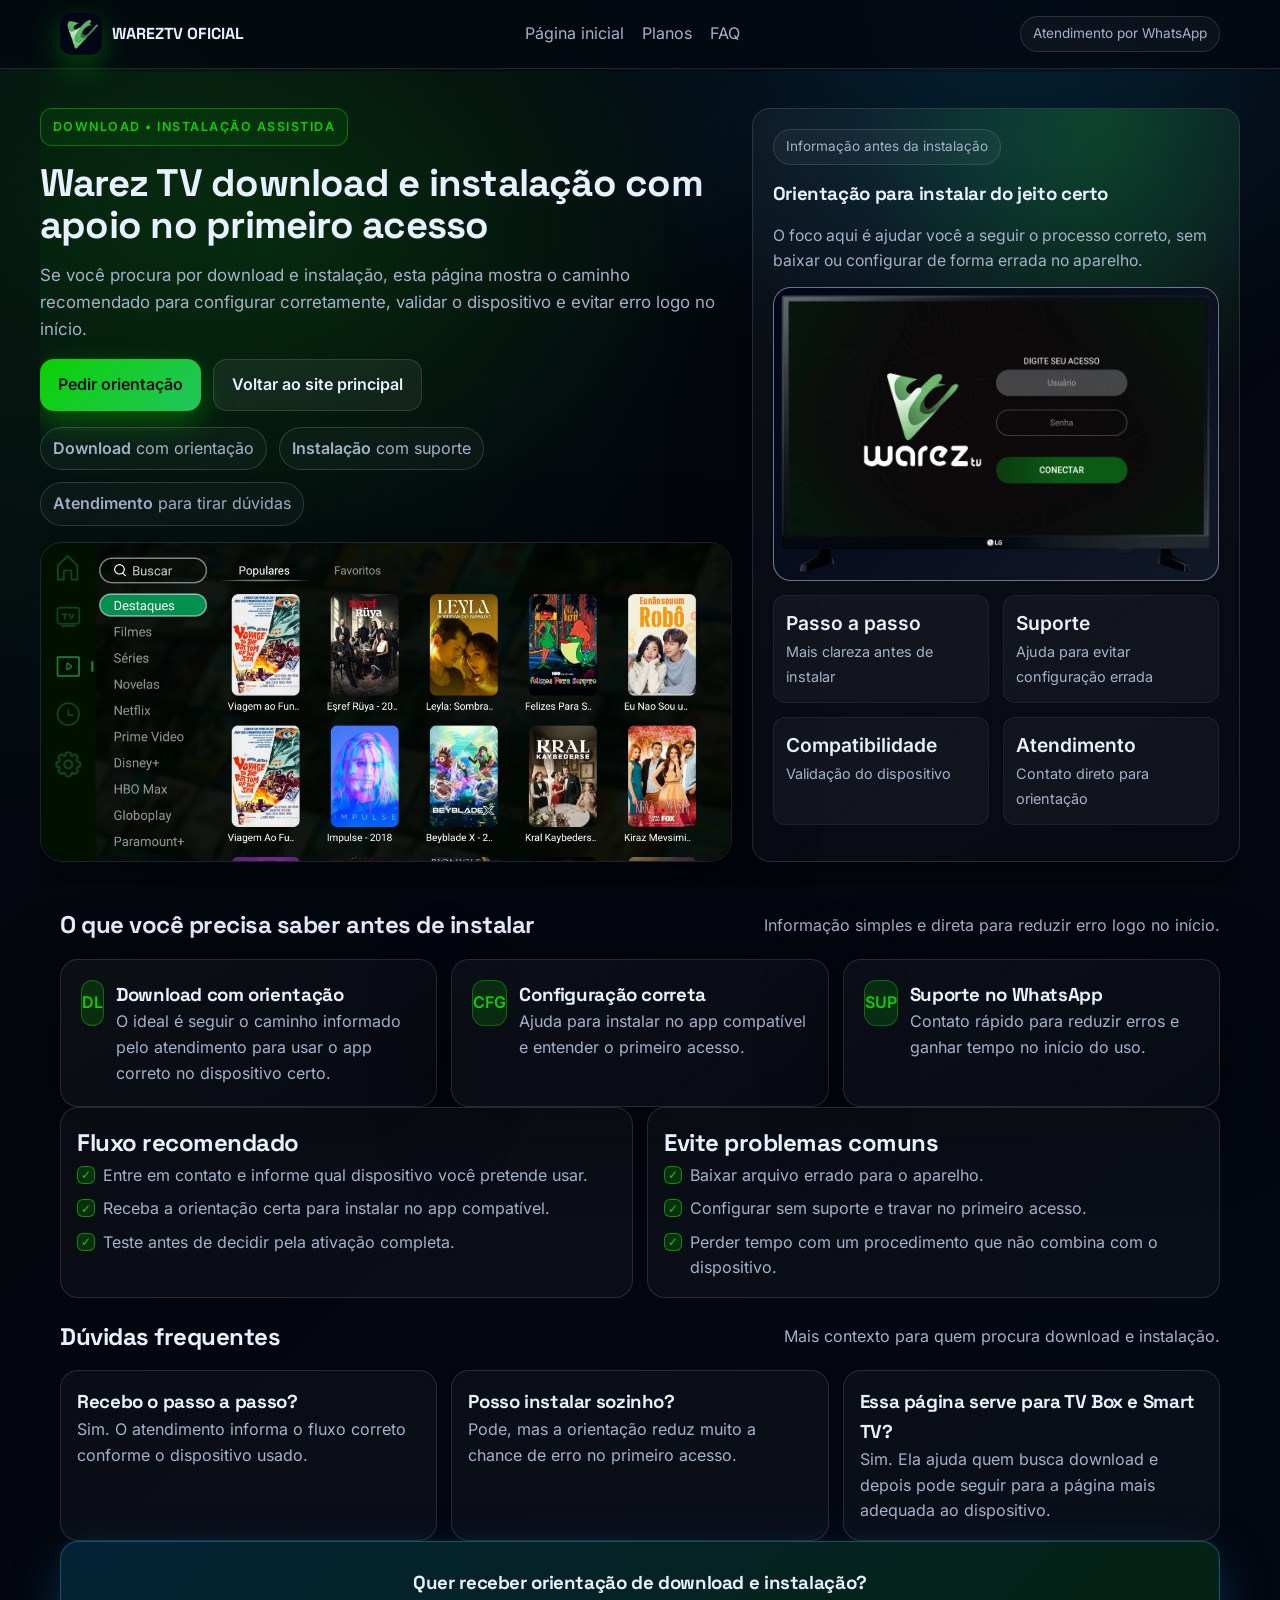
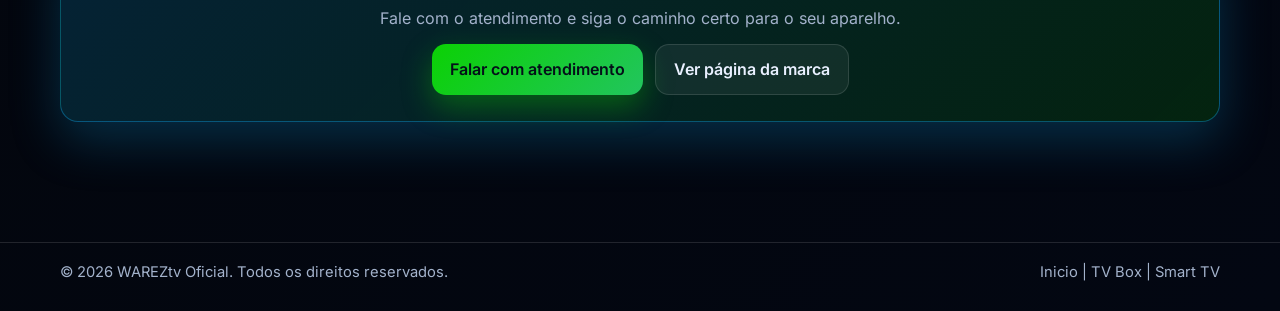
<file: warez-tv-download.html>
<!DOCTYPE html>
<html lang="pt-BR">
<head>
  <meta charset="UTF-8">
  <meta name="viewport" content="width=device-width, initial-scale=1.0">
  <title>Warez TV Download e Instalação Assistida</title>
  <meta name="description" content="Página de apoio para quem procura informações sobre download e instalação do WAREZtv Oficial, com suporte e orientação via WhatsApp.">
  <meta name="robots" content="index,follow,max-image-preview:large">
  <link rel="canonical" href="https://wareztvoficial.com.br/warez-tv-download.html">
  <meta property="og:type" content="website">
  <meta property="og:title" content="Warez TV Download e Instalação Assistida">
  <meta property="og:description" content="Saiba como funciona o primeiro acesso, o suporte e a instalação do WAREZtv Oficial.">
  <meta property="og:url" content="https://wareztvoficial.com.br/warez-tv-download.html">
  <meta property="og:image" content="https://wareztvoficial.com.br/img/sgplay-grid.webp">
  <meta name="twitter:card" content="summary_large_image">
  <meta name="twitter:title" content="Warez TV Download e Instalação Assistida">
  <meta name="twitter:description" content="Informações sobre download, instalação e suporte.">
  <meta name="twitter:image" content="https://wareztvoficial.com.br/img/sgplay-grid.webp">
  <link rel="icon" type="image/webp" href="../assets/img/favicon.webp">
  <link rel="preconnect" href="https://fonts.googleapis.com">
  <link rel="preconnect" href="https://fonts.gstatic.com" crossorigin>
  <link href="../css/css2.css" rel="stylesheet">
  <style>
    :root{--border:rgba(255,255,255,.12);--text:#e9f0ff;--muted:#a3b2cb;--accent:#0bd104;--radius:18px;--shadow:0 20px 80px rgba(0,0,0,.45);--max:1200px}
    *{margin:0;padding:0;box-sizing:border-box}body{font-family:"Inter",system-ui,sans-serif;background:radial-gradient(120% 80% at 10% 10%,rgba(11,209,4,.1),transparent 42%),radial-gradient(110% 60% at 80% 0%,rgba(14,165,233,.12),transparent 36%),linear-gradient(135deg,#050912 0%,#03060d 35%,#030712 100%);color:var(--text);line-height:1.6;padding-top:72px}a{text-decoration:none;color:inherit}.container{max-width:var(--max);margin:0 auto;padding:0 20px}img{max-width:100%;display:block}
    header{position:fixed;top:0;width:100%;z-index:10;backdrop-filter:blur(16px);background:rgba(4,7,15,.7);border-bottom:1px solid var(--border)}.nav{display:flex;align-items:center;justify-content:space-between;height:68px;gap:18px}.logo{display:inline-flex;align-items:center;gap:10px}.logo-badge{width:42px;height:42px;border-radius:12px;background:#020617;display:inline-flex;align-items:center;justify-content:center;box-shadow:0 10px 30px rgba(11,209,4,.35);overflow:hidden}.logo-badge img{width:100%;height:100%;object-fit:contain}.logo-title{font-family:"Space Grotesk","Inter",sans-serif;font-weight:700;text-transform:uppercase}.pill{display:inline-flex;align-items:center;padding:6px 12px;border-radius:999px;border:1px solid var(--border);background:rgba(255,255,255,.04);font-size:.85rem;color:var(--muted)}nav ul{list-style:none;display:flex;gap:18px;color:var(--muted)}
    .btn{display:inline-flex;align-items:center;justify-content:center;padding:12px 18px;border-radius:14px;font-weight:700}.btn-primary{background:linear-gradient(135deg,var(--accent),#22c55e);color:#041019;box-shadow:0 12px 30px rgba(11,209,4,.35)}.btn-ghost{background:rgba(255,255,255,.06);border:1px solid var(--border)}
    .hero{padding:36px 0 24px;position:relative;overflow:hidden}.hero::before{content:"";position:absolute;inset:0;background:radial-gradient(60% 60% at 20% 20%,rgba(11,209,4,.1),transparent 60%),radial-gradient(50% 40% at 80% 10%,rgba(14,165,233,.1),transparent 60%)}.grid{display:grid;grid-template-columns:repeat(12,1fr);gap:20px}.hero-left{grid-column:span 7;display:flex;flex-direction:column;gap:16px;position:relative;z-index:1}.hero-right{grid-column:span 5;position:relative;z-index:1}
    .eyebrow{display:inline-flex;width:fit-content;padding:8px 12px;border-radius:12px;border:1px solid rgba(11,209,4,.45);color:var(--accent);font-weight:700;letter-spacing:.12em;text-transform:uppercase;font-size:.78rem;background:rgba(11,209,4,.08)}h1,h2,h3{font-family:"Space Grotesk","Inter",sans-serif;letter-spacing:-.02em}h1{font-size:clamp(2.2rem,3vw,3.2rem);line-height:1.1}.lead,.section-head p,.faq-item p,.feature p,.list{color:var(--muted)}.lead{font-size:1.05rem}
    .hero-actions,.actions,.proof{display:flex;gap:12px;flex-wrap:wrap}.proof span{padding:8px 12px;border-radius:999px;border:1px solid rgba(148,163,184,.25);background:rgba(255,255,255,.03);color:var(--muted)}.hero-preview{border-radius:22px;overflow:hidden;border:1px solid rgba(148,163,184,.18);box-shadow:var(--shadow)}
    .card{background:linear-gradient(145deg,rgba(255,255,255,.04),rgba(255,255,255,.02));border:1px solid var(--border);border-radius:var(--radius);padding:20px;box-shadow:var(--shadow)}.hero-card{height:100%;display:flex;flex-direction:column;gap:14px;position:relative;overflow:hidden}.hero-card::before{content:"";position:absolute;inset:0;background:radial-gradient(80% 80% at 70% 0%,rgba(11,209,4,.18),transparent 60%)}.hero-card>*{position:relative;z-index:1}.hero-mockup{border-radius:18px;padding:4px;background:linear-gradient(135deg,#020617,#111827);border:1px solid rgba(148,163,184,.7);overflow:hidden}.hero-mockup img{max-height:360px;object-fit:contain;margin:0 auto}
    .stat-row,.feature-grid,.faq,.split{display:grid;gap:14px}.stat-row{grid-template-columns:repeat(2,minmax(0,1fr))}.stat{padding:12px;border-radius:12px;background:rgba(255,255,255,.04);border:1px solid rgba(255,255,255,.06)}.stat strong{display:block;font-size:1.2rem}.stat span{color:var(--muted);font-size:.9rem}
    main{padding:0 0 80px}.section-head{display:flex;align-items:center;justify-content:space-between;gap:12px;margin:20px 0 14px}.feature-grid,.faq{grid-template-columns:repeat(auto-fit,minmax(240px,1fr))}.feature{display:flex;gap:12px;align-items:flex-start}.feature-icon{width:46px;height:46px;border-radius:12px;background:rgba(11,209,4,.16);border:1px solid rgba(11,209,4,.4);display:inline-flex;align-items:center;justify-content:center;color:var(--accent);font-weight:800}.split{grid-template-columns:1fr 1fr}
    .info-block,.faq-item{border:1px solid var(--border);border-radius:var(--radius);padding:16px;background:rgba(255,255,255,.03)}.list{display:grid;gap:8px;list-style:none}.list li{display:flex;gap:8px}.check{width:18px;height:18px;border-radius:6px;background:rgba(11,209,4,.18);border:1px solid rgba(11,209,4,.6);display:inline-flex;align-items:center;justify-content:center;color:var(--accent);font-size:.75rem;font-weight:800;flex:0 0 18px;margin-top:3px}
    .cta{text-align:center;padding:26px;border-radius:var(--radius);border:1px solid rgba(14,165,233,.4);background:linear-gradient(135deg,rgba(14,165,233,.18),rgba(11,209,4,.14));box-shadow:0 18px 50px rgba(14,165,233,.25)}.cta p{color:var(--muted);margin:8px 0 12px}
    footer{margin-top:40px;padding:18px 0 26px;border-top:1px solid var(--border);color:var(--muted);font-size:.92rem}.footer-row{display:flex;justify-content:space-between;align-items:center;flex-wrap:wrap;gap:12px}
    @media (max-width:960px){nav ul{display:none}.grid,.split{grid-template-columns:1fr}.hero-left,.hero-right{grid-column:span 12}.stat-row{grid-template-columns:1fr}}
  </style>
</head>
<body>
  <header><div class="container nav"><div class="logo"><div class="logo-badge"><img src="../assets/img/logo-warez.webp" alt="Logo WAREZtv Oficial"></div><div class="logo-title">WAREZtv Oficial</div></div><nav aria-label="Principal"><ul><li><a href="/">Página inicial</a></li><li><a href="/#planos">Planos</a></li><li><a href="/#faq">FAQ</a></li></ul></nav><a class="pill" href="https://wa.me/5511967665895?text=Quero%20informações%20sobre%20download%20e%20instalação">Atendimento por WhatsApp</a></div></header>
<div class="container hero"><div class="grid"><div class="hero-left"><span class="eyebrow">Download • Instalação assistida</span><h1>Warez TV download e instalação com apoio no primeiro acesso</h1><p class="lead">Se você procura por download e instalação, esta página mostra o caminho recomendado para configurar corretamente, validar o dispositivo e evitar erro logo no início.</p><div class="hero-actions"><a class="btn btn-primary" href="https://wa.me/5511967665895?text=Quero%20informações%20sobre%20download%20e%20instalação">Pedir orientação</a><a class="btn btn-ghost" href="/">Voltar ao site principal</a></div><div class="proof"><span><strong>Download</strong> com orientação</span><span><strong>Instalação</strong> com suporte</span><span><strong>Atendimento</strong> para tirar dúvidas</span></div><div class="hero-preview"><img src="../assets/img/sgplay-grid.webp" alt="Interface do WAREZtv Oficial"></div></div><div class="hero-right"><div class="card hero-card"><div class="pill" style="width:fit-content">Informação antes da instalação</div><h3>Orientação para instalar do jeito certo</h3><p class="lead" style="font-size:.98rem">O foco aqui é ajudar você a seguir o processo correto, sem baixar ou configurar de forma errada no aparelho.</p><div class="hero-mockup"><img src="../assets/img/sgplay-tv.webp" alt="Tela do aplicativo WAREZtv Oficial"></div><div class="stat-row"><div class="stat"><strong>Passo a passo</strong><span>Mais clareza antes de instalar</span></div><div class="stat"><strong>Suporte</strong><span>Ajuda para evitar configuração errada</span></div></div><div class="stat-row"><div class="stat"><strong>Compatibilidade</strong><span>Validação do dispositivo</span></div><div class="stat"><strong>Atendimento</strong><span>Contato direto para orientação</span></div></div></div></div></div></div>
<main><div class="container"><section><div class="section-head"><h2>O que você precisa saber antes de instalar</h2><p>Informação simples e direta para reduzir erro logo no início.</p></div><div class="feature-grid"><div class="card feature"><div class="feature-icon">DL</div><div><h3>Download com orientação</h3><p>O ideal é seguir o caminho informado pelo atendimento para usar o app correto no dispositivo certo.</p></div></div><div class="card feature"><div class="feature-icon">CFG</div><div><h3>Configuração correta</h3><p>Ajuda para instalar no app compatível e entender o primeiro acesso.</p></div></div><div class="card feature"><div class="feature-icon">SUP</div><div><h3>Suporte no WhatsApp</h3><p>Contato rápido para reduzir erros e ganhar tempo no início do uso.</p></div></div></div></section><section><div class="split"><div class="info-block"><h2>Fluxo recomendado</h2><ul class="list"><li><span class="check">✓</span><span>Entre em contato e informe qual dispositivo você pretende usar.</span></li><li><span class="check">✓</span><span>Receba a orientação certa para instalar no app compatível.</span></li><li><span class="check">✓</span><span>Teste antes de decidir pela ativação completa.</span></li></ul></div><div class="info-block"><h2>Evite problemas comuns</h2><ul class="list"><li><span class="check">✓</span><span>Baixar arquivo errado para o aparelho.</span></li><li><span class="check">✓</span><span>Configurar sem suporte e travar no primeiro acesso.</span></li><li><span class="check">✓</span><span>Perder tempo com um procedimento que não combina com o dispositivo.</span></li></ul></div></div></section><section><div class="section-head"><h2>Dúvidas frequentes</h2><p>Mais contexto para quem procura download e instalação.</p></div><div class="faq"><div class="faq-item"><h3>Recebo o passo a passo?</h3><p>Sim. O atendimento informa o fluxo correto conforme o dispositivo usado.</p></div><div class="faq-item"><h3>Posso instalar sozinho?</h3><p>Pode, mas a orientação reduz muito a chance de erro no primeiro acesso.</p></div><div class="faq-item"><h3>Essa página serve para TV Box e Smart TV?</h3><p>Sim. Ela ajuda quem busca download e depois pode seguir para a página mais adequada ao dispositivo.</p></div></div></section><div class="cta"><h3>Quer receber orientação de download e instalação?</h3><p>Fale com o atendimento e siga o caminho certo para o seu aparelho.</p><div class="actions" style="justify-content:center"><a class="btn btn-primary" href="https://wa.me/5511967665895?text=Quero%20informações%20sobre%20download%20e%20instalação">Falar com atendimento</a><a class="btn btn-ghost" href="/wareztv-app.html">Ver página da marca</a></div></div></div></main>
  <footer><div class="container footer-row"><div>© <span id="year"></span> WAREZtv Oficial. Todos os direitos reservados.</div><div><a href="/">Inicio</a> | <a href="/app-para-tv-box.html">TV Box</a> | <a href="/app-para-smart-tv.html">Smart TV</a></div></div></footer>
  <script>document.getElementById("year").textContent=new Date().getFullYear();</script>
</body>
</html>
</file>
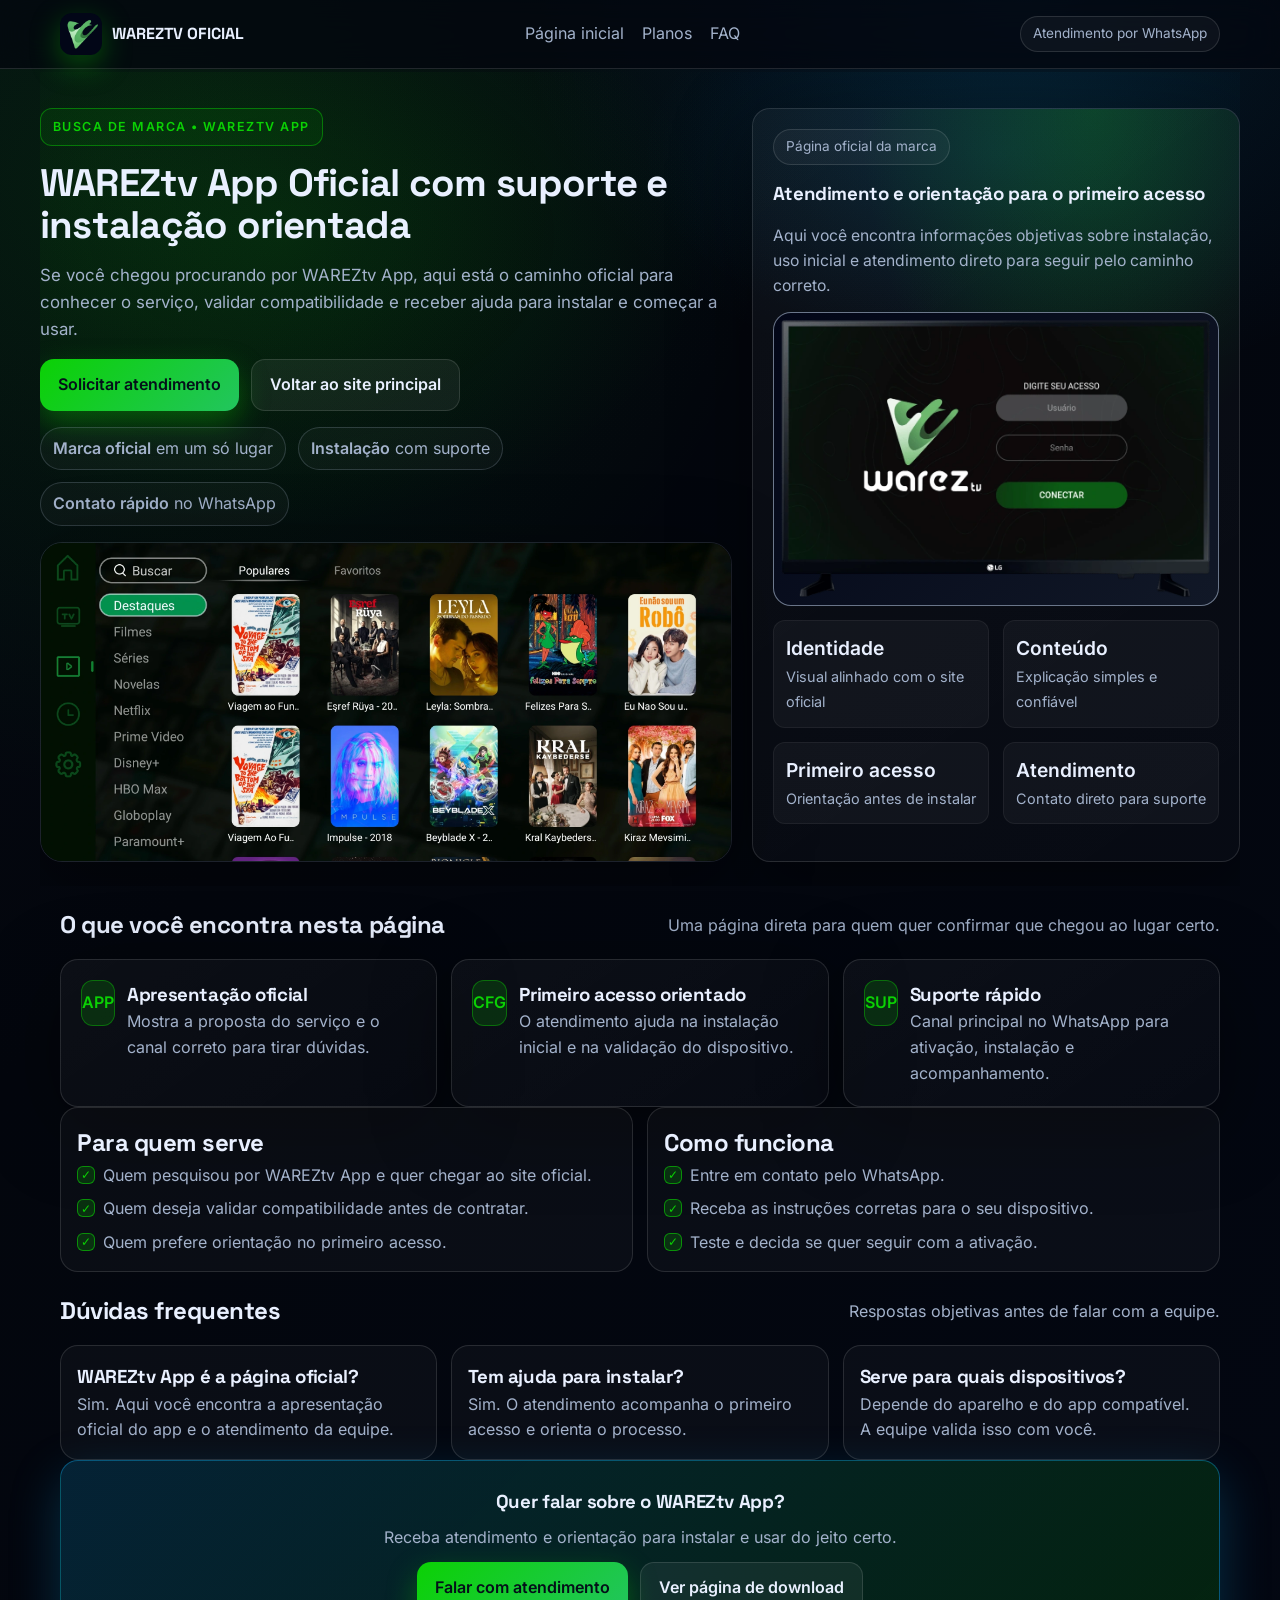
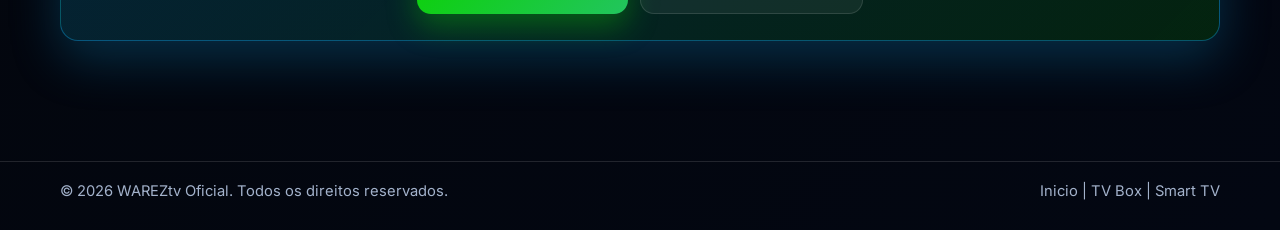
<file: wareztv-app.html>
<!DOCTYPE html>
<html lang="pt-BR">
<head>
  <meta charset="UTF-8">
  <meta name="viewport" content="width=device-width, initial-scale=1.0">
  <title>WAREZtv App Oficial | Suporte e Instalação</title>
  <meta name="description" content="Conheça a pagina do WAREZtv App Oficial, com orientação de instalação, ativação rápida e suporte via WhatsApp para dispositivos compatíveis.">
  <meta name="robots" content="index,follow,max-image-preview:large">
  <link rel="canonical" href="https://wareztvoficial.com.br/wareztv-app.html">
  <meta property="og:type" content="website">
  <meta property="og:title" content="WAREZtv App Oficial | Suporte e Instalação">
  <meta property="og:description" content="Página de marca para quem procura WAREZtv App com suporte humano e primeiro acesso orientado.">
  <meta property="og:url" content="https://wareztvoficial.com.br/wareztv-app.html">
  <meta property="og:image" content="https://wareztvoficial.com.br/img/sgplay-tv.webp">
  <meta name="twitter:card" content="summary_large_image">
  <meta name="twitter:title" content="WAREZtv App Oficial">
  <meta name="twitter:description" content="Instalação, ativação e suporte para o WAREZtv App.">
  <meta name="twitter:image" content="https://wareztvoficial.com.br/img/sgplay-tv.webp">
  <link rel="icon" type="image/webp" href="../assets/img/favicon.webp">
  <link rel="preconnect" href="https://fonts.googleapis.com">
  <link rel="preconnect" href="https://fonts.gstatic.com" crossorigin>
  <link href="../css/css2.css" rel="stylesheet">
  <style>
    :root{--border:rgba(255,255,255,.12);--text:#e9f0ff;--muted:#a3b2cb;--accent:#0bd104;--radius:18px;--shadow:0 20px 80px rgba(0,0,0,.45);--max:1200px}
    *{margin:0;padding:0;box-sizing:border-box}body{font-family:"Inter",system-ui,sans-serif;background:radial-gradient(120% 80% at 10% 10%,rgba(11,209,4,.1),transparent 42%),radial-gradient(110% 60% at 80% 0%,rgba(14,165,233,.12),transparent 36%),linear-gradient(135deg,#050912 0%,#03060d 35%,#030712 100%);color:var(--text);line-height:1.6;padding-top:72px}a{text-decoration:none;color:inherit}.container{max-width:var(--max);margin:0 auto;padding:0 20px}img{max-width:100%;display:block}
    header{position:fixed;top:0;width:100%;z-index:10;backdrop-filter:blur(16px);background:rgba(4,7,15,.7);border-bottom:1px solid var(--border)}.nav{display:flex;align-items:center;justify-content:space-between;height:68px;gap:18px}.logo{display:inline-flex;align-items:center;gap:10px}.logo-badge{width:42px;height:42px;border-radius:12px;background:#020617;display:inline-flex;align-items:center;justify-content:center;box-shadow:0 10px 30px rgba(11,209,4,.35);overflow:hidden}.logo-badge img{width:100%;height:100%;object-fit:contain}.logo-title{font-family:"Space Grotesk","Inter",sans-serif;font-weight:700;text-transform:uppercase}.pill{display:inline-flex;align-items:center;padding:6px 12px;border-radius:999px;border:1px solid var(--border);background:rgba(255,255,255,.04);font-size:.85rem;color:var(--muted)}nav ul{list-style:none;display:flex;gap:18px;color:var(--muted)}
    .btn{display:inline-flex;align-items:center;justify-content:center;padding:12px 18px;border-radius:14px;font-weight:700}.btn-primary{background:linear-gradient(135deg,var(--accent),#22c55e);color:#041019;box-shadow:0 12px 30px rgba(11,209,4,.35)}.btn-ghost{background:rgba(255,255,255,.06);border:1px solid var(--border)}
    .hero{padding:36px 0 24px;position:relative;overflow:hidden}.hero::before{content:"";position:absolute;inset:0;background:radial-gradient(60% 60% at 20% 20%,rgba(11,209,4,.1),transparent 60%),radial-gradient(50% 40% at 80% 10%,rgba(14,165,233,.1),transparent 60%)}.grid{display:grid;grid-template-columns:repeat(12,1fr);gap:20px}.hero-left{grid-column:span 7;display:flex;flex-direction:column;gap:16px;position:relative;z-index:1}.hero-right{grid-column:span 5;position:relative;z-index:1}
    .eyebrow{display:inline-flex;width:fit-content;padding:8px 12px;border-radius:12px;border:1px solid rgba(11,209,4,.45);color:var(--accent);font-weight:700;letter-spacing:.12em;text-transform:uppercase;font-size:.78rem;background:rgba(11,209,4,.08)}h1,h2,h3{font-family:"Space Grotesk","Inter",sans-serif;letter-spacing:-.02em}h1{font-size:clamp(2.2rem,3vw,3.2rem);line-height:1.1}.lead,.section-head p,.faq-item p,.feature p,.list{color:var(--muted)}.lead{font-size:1.05rem}
    .hero-actions,.actions,.proof{display:flex;gap:12px;flex-wrap:wrap}.proof span{padding:8px 12px;border-radius:999px;border:1px solid rgba(148,163,184,.25);background:rgba(255,255,255,.03);color:var(--muted)}.hero-preview{border-radius:22px;overflow:hidden;border:1px solid rgba(148,163,184,.18);box-shadow:var(--shadow)}
    .card{background:linear-gradient(145deg,rgba(255,255,255,.04),rgba(255,255,255,.02));border:1px solid var(--border);border-radius:var(--radius);padding:20px;box-shadow:var(--shadow)}.hero-card{height:100%;display:flex;flex-direction:column;gap:14px;position:relative;overflow:hidden}.hero-card::before{content:"";position:absolute;inset:0;background:radial-gradient(80% 80% at 70% 0%,rgba(11,209,4,.18),transparent 60%)}.hero-card>*{position:relative;z-index:1}.hero-mockup{border-radius:18px;padding:4px;background:linear-gradient(135deg,#020617,#111827);border:1px solid rgba(148,163,184,.7);overflow:hidden}.hero-mockup img{max-height:360px;object-fit:contain;margin:0 auto}
    .stat-row,.feature-grid,.faq,.split{display:grid;gap:14px}.stat-row{grid-template-columns:repeat(2,minmax(0,1fr))}.stat{padding:12px;border-radius:12px;background:rgba(255,255,255,.04);border:1px solid rgba(255,255,255,.06)}.stat strong{display:block;font-size:1.2rem}.stat span{color:var(--muted);font-size:.9rem}
    main{padding:0 0 80px}.section-head{display:flex;align-items:center;justify-content:space-between;gap:12px;margin:20px 0 14px}.feature-grid,.faq{grid-template-columns:repeat(auto-fit,minmax(240px,1fr))}.feature{display:flex;gap:12px;align-items:flex-start}.feature-icon{width:46px;height:46px;border-radius:12px;background:rgba(11,209,4,.16);border:1px solid rgba(11,209,4,.4);display:inline-flex;align-items:center;justify-content:center;color:var(--accent);font-weight:800}.split{grid-template-columns:1fr 1fr}
    .info-block,.faq-item{border:1px solid var(--border);border-radius:var(--radius);padding:16px;background:rgba(255,255,255,.03)}.list{display:grid;gap:8px;list-style:none}.list li{display:flex;gap:8px}.check{width:18px;height:18px;border-radius:6px;background:rgba(11,209,4,.18);border:1px solid rgba(11,209,4,.6);display:inline-flex;align-items:center;justify-content:center;color:var(--accent);font-size:.75rem;font-weight:800;flex:0 0 18px;margin-top:3px}
    .cta{text-align:center;padding:26px;border-radius:var(--radius);border:1px solid rgba(14,165,233,.4);background:linear-gradient(135deg,rgba(14,165,233,.18),rgba(11,209,4,.14));box-shadow:0 18px 50px rgba(14,165,233,.25)}.cta p{color:var(--muted);margin:8px 0 12px}
    footer{margin-top:40px;padding:18px 0 26px;border-top:1px solid var(--border);color:var(--muted);font-size:.92rem}.footer-row{display:flex;justify-content:space-between;align-items:center;flex-wrap:wrap;gap:12px}
    @media (max-width:960px){nav ul{display:none}.grid,.split{grid-template-columns:1fr}.hero-left,.hero-right{grid-column:span 12}.stat-row{grid-template-columns:1fr}}
  </style>
</head>
<body>
  <header><div class="container nav"><div class="logo"><div class="logo-badge"><img src="../assets/img/logo-warez.webp" alt="Logo WAREZtv Oficial"></div><div class="logo-title">WAREZtv Oficial</div></div><nav aria-label="Principal"><ul><li><a href="/">Página inicial</a></li><li><a href="/#planos">Planos</a></li><li><a href="/#faq">FAQ</a></li></ul></nav><a class="pill" href="https://wa.me/5511967665895?text=Quero%20falar%20sobre%20o%20WAREZtv%20App">Atendimento por WhatsApp</a></div></header>
  <div class="container hero"><div class="grid"><div class="hero-left"><span class="eyebrow">Busca de marca • WAREZtv App</span><h1>WAREZtv App Oficial com suporte e instalação orientada</h1><p class="lead">Se você chegou procurando por WAREZtv App, aqui está o caminho oficial para conhecer o serviço, validar compatibilidade e receber ajuda para instalar e começar a usar.</p><div class="hero-actions"><a class="btn btn-primary" href="https://wa.me/5511967665895?text=Quero%20testar%20o%20WAREZtv%20App">Solicitar atendimento</a><a class="btn btn-ghost" href="/">Voltar ao site principal</a></div><div class="proof"><span><strong>Marca oficial</strong> em um só lugar</span><span><strong>Instalação</strong> com suporte</span><span><strong>Contato rápido</strong> no WhatsApp</span></div><div class="hero-preview"><img src="../assets/img/sgplay-grid.webp" alt="Tela do WAREZtv App Oficial"></div></div><div class="hero-right"><div class="card hero-card"><div class="pill" style="width:fit-content">Página oficial da marca</div><h3>Atendimento e orientação para o primeiro acesso</h3><p class="lead" style="font-size:.98rem">Aqui você encontra informações objetivas sobre instalação, uso inicial e atendimento direto para seguir pelo caminho correto.</p><div class="hero-mockup"><img src="../assets/img/sgplay-tv.webp" alt="Preview do app WAREZtv Oficial"></div><div class="stat-row"><div class="stat"><strong>Identidade</strong><span>Visual alinhado com o site oficial</span></div><div class="stat"><strong>Conteúdo</strong><span>Explicação simples e confiável</span></div></div><div class="stat-row"><div class="stat"><strong>Primeiro acesso</strong><span>Orientação antes de instalar</span></div><div class="stat"><strong>Atendimento</strong><span>Contato direto para suporte</span></div></div></div></div></div></div>
  <main><div class="container"><section><div class="section-head"><h2>O que você encontra nesta página</h2><p>Uma página direta para quem quer confirmar que chegou ao lugar certo.</p></div><div class="feature-grid"><div class="card feature"><div class="feature-icon">APP</div><div><h3>Apresentação oficial</h3><p>Mostra a proposta do serviço e o canal correto para tirar dúvidas.</p></div></div><div class="card feature"><div class="feature-icon">CFG</div><div><h3>Primeiro acesso orientado</h3><p>O atendimento ajuda na instalação inicial e na validação do dispositivo.</p></div></div><div class="card feature"><div class="feature-icon">SUP</div><div><h3>Suporte rápido</h3><p>Canal principal no WhatsApp para ativação, instalação e acompanhamento.</p></div></div></div></section><section><div class="split"><div class="info-block"><h2>Para quem serve</h2><ul class="list"><li><span class="check">✓</span><span>Quem pesquisou por WAREZtv App e quer chegar ao site oficial.</span></li><li><span class="check">✓</span><span>Quem deseja validar compatibilidade antes de contratar.</span></li><li><span class="check">✓</span><span>Quem prefere orientação no primeiro acesso.</span></li></ul></div><div class="info-block"><h2>Como funciona</h2><ul class="list"><li><span class="check">✓</span><span>Entre em contato pelo WhatsApp.</span></li><li><span class="check">✓</span><span>Receba as instruções corretas para o seu dispositivo.</span></li><li><span class="check">✓</span><span>Teste e decida se quer seguir com a ativação.</span></li></ul></div></div></section><section><div class="section-head"><h2>Dúvidas frequentes</h2><p>Respostas objetivas antes de falar com a equipe.</p></div><div class="faq"><div class="faq-item"><h3>WAREZtv App é a página oficial?</h3><p>Sim. Aqui você encontra a apresentação oficial do app e o atendimento da equipe.</p></div><div class="faq-item"><h3>Tem ajuda para instalar?</h3><p>Sim. O atendimento acompanha o primeiro acesso e orienta o processo.</p></div><div class="faq-item"><h3>Serve para quais dispositivos?</h3><p>Depende do aparelho e do app compatível. A equipe valida isso com você.</p></div></div></section><div class="cta"><h3>Quer falar sobre o WAREZtv App?</h3><p>Receba atendimento e orientação para instalar e usar do jeito certo.</p><div class="actions" style="justify-content:center"><a class="btn btn-primary" href="https://wa.me/5511967665895?text=Quero%20falar%20sobre%20o%20WAREZtv%20App">Falar com atendimento</a><a class="btn btn-ghost" href="/warez-tv-download.html">Ver página de download</a></div></div></div></main>
  <footer><div class="container footer-row"><div>© <span id="year"></span> WAREZtv Oficial. Todos os direitos reservados.</div><div><a href="/">Inicio</a> | <a href="/app-para-tv-box.html">TV Box</a> | <a href="/app-para-smart-tv.html">Smart TV</a></div></div></footer>
  <script>document.getElementById("year").textContent=new Date().getFullYear();</script>
</body>
</html>
</file>
<file: css/css2.css>
/* cyrillic-ext */
@font-face {
  font-family: 'Inter';
  font-style: normal;
  font-weight: 400;
  font-display: swap;
  src: url("../assets/fonts/UcC73FwrK3iLTeHuS_nVMrMxCp50SjIa2JL7SUc.woff2") format('woff2');
  unicode-range: U+0460-052F, U+1C80-1C8A, U+20B4, U+2DE0-2DFF, U+A640-A69F, U+FE2E-FE2F;
}
/* cyrillic */
@font-face {
  font-family: 'Inter';
  font-style: normal;
  font-weight: 400;
  font-display: swap;
  src: url("../assets/fonts/UcC73FwrK3iLTeHuS_nVMrMxCp50SjIa0ZL7SUc.woff2") format('woff2');
  unicode-range: U+0301, U+0400-045F, U+0490-0491, U+04B0-04B1, U+2116;
}
/* greek-ext */
@font-face {
  font-family: 'Inter';
  font-style: normal;
  font-weight: 400;
  font-display: swap;
  src: url("../assets/fonts/UcC73FwrK3iLTeHuS_nVMrMxCp50SjIa2ZL7SUc.woff2") format('woff2');
  unicode-range: U+1F00-1FFF;
}
/* greek */
@font-face {
  font-family: 'Inter';
  font-style: normal;
  font-weight: 400;
  font-display: swap;
  src: url("../assets/fonts/UcC73FwrK3iLTeHuS_nVMrMxCp50SjIa1pL7SUc.woff2") format('woff2');
  unicode-range: U+0370-0377, U+037A-037F, U+0384-038A, U+038C, U+038E-03A1, U+03A3-03FF;
}
/* vietnamese */
@font-face {
  font-family: 'Inter';
  font-style: normal;
  font-weight: 400;
  font-display: swap;
  src: url("../assets/fonts/UcC73FwrK3iLTeHuS_nVMrMxCp50SjIa2pL7SUc.woff2") format('woff2');
  unicode-range: U+0102-0103, U+0110-0111, U+0128-0129, U+0168-0169, U+01A0-01A1, U+01AF-01B0, U+0300-0301, U+0303-0304, U+0308-0309, U+0323, U+0329, U+1EA0-1EF9, U+20AB;
}
/* latin-ext */
@font-face {
  font-family: 'Inter';
  font-style: normal;
  font-weight: 400;
  font-display: swap;
  src: url("../assets/fonts/UcC73FwrK3iLTeHuS_nVMrMxCp50SjIa25L7SUc.woff2") format('woff2');
  unicode-range: U+0100-02BA, U+02BD-02C5, U+02C7-02CC, U+02CE-02D7, U+02DD-02FF, U+0304, U+0308, U+0329, U+1D00-1DBF, U+1E00-1E9F, U+1EF2-1EFF, U+2020, U+20A0-20AB, U+20AD-20C0, U+2113, U+2C60-2C7F, U+A720-A7FF;
}
/* latin */
@font-face {
  font-family: 'Inter';
  font-style: normal;
  font-weight: 400;
  font-display: swap;
  src: url("../assets/fonts/UcC73FwrK3iLTeHuS_nVMrMxCp50SjIa1ZL7.woff2") format('woff2');
  unicode-range: U+0000-00FF, U+0131, U+0152-0153, U+02BB-02BC, U+02C6, U+02DA, U+02DC, U+0304, U+0308, U+0329, U+2000-206F, U+20AC, U+2122, U+2191, U+2193, U+2212, U+2215, U+FEFF, U+FFFD;
}
/* cyrillic-ext */
@font-face {
  font-family: 'Inter';
  font-style: normal;
  font-weight: 500;
  font-display: swap;
  src: url("../assets/fonts/UcC73FwrK3iLTeHuS_nVMrMxCp50SjIa2JL7SUc.woff2") format('woff2');
  unicode-range: U+0460-052F, U+1C80-1C8A, U+20B4, U+2DE0-2DFF, U+A640-A69F, U+FE2E-FE2F;
}
/* cyrillic */
@font-face {
  font-family: 'Inter';
  font-style: normal;
  font-weight: 500;
  font-display: swap;
  src: url("../assets/fonts/UcC73FwrK3iLTeHuS_nVMrMxCp50SjIa0ZL7SUc.woff2") format('woff2');
  unicode-range: U+0301, U+0400-045F, U+0490-0491, U+04B0-04B1, U+2116;
}
/* greek-ext */
@font-face {
  font-family: 'Inter';
  font-style: normal;
  font-weight: 500;
  font-display: swap;
  src: url("../assets/fonts/UcC73FwrK3iLTeHuS_nVMrMxCp50SjIa2ZL7SUc.woff2") format('woff2');
  unicode-range: U+1F00-1FFF;
}
/* greek */
@font-face {
  font-family: 'Inter';
  font-style: normal;
  font-weight: 500;
  font-display: swap;
  src: url("../assets/fonts/UcC73FwrK3iLTeHuS_nVMrMxCp50SjIa1pL7SUc.woff2") format('woff2');
  unicode-range: U+0370-0377, U+037A-037F, U+0384-038A, U+038C, U+038E-03A1, U+03A3-03FF;
}
/* vietnamese */
@font-face {
  font-family: 'Inter';
  font-style: normal;
  font-weight: 500;
  font-display: swap;
  src: url("../assets/fonts/UcC73FwrK3iLTeHuS_nVMrMxCp50SjIa2pL7SUc.woff2") format('woff2');
  unicode-range: U+0102-0103, U+0110-0111, U+0128-0129, U+0168-0169, U+01A0-01A1, U+01AF-01B0, U+0300-0301, U+0303-0304, U+0308-0309, U+0323, U+0329, U+1EA0-1EF9, U+20AB;
}
/* latin-ext */
@font-face {
  font-family: 'Inter';
  font-style: normal;
  font-weight: 500;
  font-display: swap;
  src: url("../assets/fonts/UcC73FwrK3iLTeHuS_nVMrMxCp50SjIa25L7SUc.woff2") format('woff2');
  unicode-range: U+0100-02BA, U+02BD-02C5, U+02C7-02CC, U+02CE-02D7, U+02DD-02FF, U+0304, U+0308, U+0329, U+1D00-1DBF, U+1E00-1E9F, U+1EF2-1EFF, U+2020, U+20A0-20AB, U+20AD-20C0, U+2113, U+2C60-2C7F, U+A720-A7FF;
}
/* latin */
@font-face {
  font-family: 'Inter';
  font-style: normal;
  font-weight: 500;
  font-display: swap;
  src: url("../assets/fonts/UcC73FwrK3iLTeHuS_nVMrMxCp50SjIa1ZL7.woff2") format('woff2');
  unicode-range: U+0000-00FF, U+0131, U+0152-0153, U+02BB-02BC, U+02C6, U+02DA, U+02DC, U+0304, U+0308, U+0329, U+2000-206F, U+20AC, U+2122, U+2191, U+2193, U+2212, U+2215, U+FEFF, U+FFFD;
}
/* cyrillic-ext */
@font-face {
  font-family: 'Inter';
  font-style: normal;
  font-weight: 600;
  font-display: swap;
  src: url("../assets/fonts/UcC73FwrK3iLTeHuS_nVMrMxCp50SjIa2JL7SUc.woff2") format('woff2');
  unicode-range: U+0460-052F, U+1C80-1C8A, U+20B4, U+2DE0-2DFF, U+A640-A69F, U+FE2E-FE2F;
}
/* cyrillic */
@font-face {
  font-family: 'Inter';
  font-style: normal;
  font-weight: 600;
  font-display: swap;
  src: url("../assets/fonts/UcC73FwrK3iLTeHuS_nVMrMxCp50SjIa0ZL7SUc.woff2") format('woff2');
  unicode-range: U+0301, U+0400-045F, U+0490-0491, U+04B0-04B1, U+2116;
}
/* greek-ext */
@font-face {
  font-family: 'Inter';
  font-style: normal;
  font-weight: 600;
  font-display: swap;
  src: url("../assets/fonts/UcC73FwrK3iLTeHuS_nVMrMxCp50SjIa2ZL7SUc.woff2") format('woff2');
  unicode-range: U+1F00-1FFF;
}
/* greek */
@font-face {
  font-family: 'Inter';
  font-style: normal;
  font-weight: 600;
  font-display: swap;
  src: url("../assets/fonts/UcC73FwrK3iLTeHuS_nVMrMxCp50SjIa1pL7SUc.woff2") format('woff2');
  unicode-range: U+0370-0377, U+037A-037F, U+0384-038A, U+038C, U+038E-03A1, U+03A3-03FF;
}
/* vietnamese */
@font-face {
  font-family: 'Inter';
  font-style: normal;
  font-weight: 600;
  font-display: swap;
  src: url("../assets/fonts/UcC73FwrK3iLTeHuS_nVMrMxCp50SjIa2pL7SUc.woff2") format('woff2');
  unicode-range: U+0102-0103, U+0110-0111, U+0128-0129, U+0168-0169, U+01A0-01A1, U+01AF-01B0, U+0300-0301, U+0303-0304, U+0308-0309, U+0323, U+0329, U+1EA0-1EF9, U+20AB;
}
/* latin-ext */
@font-face {
  font-family: 'Inter';
  font-style: normal;
  font-weight: 600;
  font-display: swap;
  src: url("../assets/fonts/UcC73FwrK3iLTeHuS_nVMrMxCp50SjIa25L7SUc.woff2") format('woff2');
  unicode-range: U+0100-02BA, U+02BD-02C5, U+02C7-02CC, U+02CE-02D7, U+02DD-02FF, U+0304, U+0308, U+0329, U+1D00-1DBF, U+1E00-1E9F, U+1EF2-1EFF, U+2020, U+20A0-20AB, U+20AD-20C0, U+2113, U+2C60-2C7F, U+A720-A7FF;
}
/* latin */
@font-face {
  font-family: 'Inter';
  font-style: normal;
  font-weight: 600;
  font-display: swap;
  src: url("../assets/fonts/UcC73FwrK3iLTeHuS_nVMrMxCp50SjIa1ZL7.woff2") format('woff2');
  unicode-range: U+0000-00FF, U+0131, U+0152-0153, U+02BB-02BC, U+02C6, U+02DA, U+02DC, U+0304, U+0308, U+0329, U+2000-206F, U+20AC, U+2122, U+2191, U+2193, U+2212, U+2215, U+FEFF, U+FFFD;
}
/* vietnamese */
@font-face {
  font-family: 'Space Grotesk';
  font-style: normal;
  font-weight: 400;
  font-display: swap;
  src: url("../assets/fonts/V8mDoQDjQSkFtoMM3T6r8E7mPb54C-s0.woff2") format('woff2');
  unicode-range: U+0102-0103, U+0110-0111, U+0128-0129, U+0168-0169, U+01A0-01A1, U+01AF-01B0, U+0300-0301, U+0303-0304, U+0308-0309, U+0323, U+0329, U+1EA0-1EF9, U+20AB;
}
/* latin-ext */
@font-face {
  font-family: 'Space Grotesk';
  font-style: normal;
  font-weight: 400;
  font-display: swap;
  src: url("../assets/fonts/V8mDoQDjQSkFtoMM3T6r8E7mPb94C-s0.woff2") format('woff2');
  unicode-range: U+0100-02BA, U+02BD-02C5, U+02C7-02CC, U+02CE-02D7, U+02DD-02FF, U+0304, U+0308, U+0329, U+1D00-1DBF, U+1E00-1E9F, U+1EF2-1EFF, U+2020, U+20A0-20AB, U+20AD-20C0, U+2113, U+2C60-2C7F, U+A720-A7FF;
}
/* latin */
@font-face {
  font-family: 'Space Grotesk';
  font-style: normal;
  font-weight: 400;
  font-display: swap;
  src: url("../assets/fonts/V8mDoQDjQSkFtoMM3T6r8E7mPbF4Cw.woff2") format('woff2');
  unicode-range: U+0000-00FF, U+0131, U+0152-0153, U+02BB-02BC, U+02C6, U+02DA, U+02DC, U+0304, U+0308, U+0329, U+2000-206F, U+20AC, U+2122, U+2191, U+2193, U+2212, U+2215, U+FEFF, U+FFFD;
}
/* vietnamese */
@font-face {
  font-family: 'Space Grotesk';
  font-style: normal;
  font-weight: 500;
  font-display: swap;
  src: url("../assets/fonts/V8mDoQDjQSkFtoMM3T6r8E7mPb54C-s0.woff2") format('woff2');
  unicode-range: U+0102-0103, U+0110-0111, U+0128-0129, U+0168-0169, U+01A0-01A1, U+01AF-01B0, U+0300-0301, U+0303-0304, U+0308-0309, U+0323, U+0329, U+1EA0-1EF9, U+20AB;
}
/* latin-ext */
@font-face {
  font-family: 'Space Grotesk';
  font-style: normal;
  font-weight: 500;
  font-display: swap;
  src: url("../assets/fonts/V8mDoQDjQSkFtoMM3T6r8E7mPb94C-s0.woff2") format('woff2');
  unicode-range: U+0100-02BA, U+02BD-02C5, U+02C7-02CC, U+02CE-02D7, U+02DD-02FF, U+0304, U+0308, U+0329, U+1D00-1DBF, U+1E00-1E9F, U+1EF2-1EFF, U+2020, U+20A0-20AB, U+20AD-20C0, U+2113, U+2C60-2C7F, U+A720-A7FF;
}
/* latin */
@font-face {
  font-family: 'Space Grotesk';
  font-style: normal;
  font-weight: 500;
  font-display: swap;
  src: url("../assets/fonts/V8mDoQDjQSkFtoMM3T6r8E7mPbF4Cw.woff2") format('woff2');
  unicode-range: U+0000-00FF, U+0131, U+0152-0153, U+02BB-02BC, U+02C6, U+02DA, U+02DC, U+0304, U+0308, U+0329, U+2000-206F, U+20AC, U+2122, U+2191, U+2193, U+2212, U+2215, U+FEFF, U+FFFD;
}
/* vietnamese */
@font-face {
  font-family: 'Space Grotesk';
  font-style: normal;
  font-weight: 600;
  font-display: swap;
  src: url("../assets/fonts/V8mDoQDjQSkFtoMM3T6r8E7mPb54C-s0.woff2") format('woff2');
  unicode-range: U+0102-0103, U+0110-0111, U+0128-0129, U+0168-0169, U+01A0-01A1, U+01AF-01B0, U+0300-0301, U+0303-0304, U+0308-0309, U+0323, U+0329, U+1EA0-1EF9, U+20AB;
}
/* latin-ext */
@font-face {
  font-family: 'Space Grotesk';
  font-style: normal;
  font-weight: 600;
  font-display: swap;
  src: url("../assets/fonts/V8mDoQDjQSkFtoMM3T6r8E7mPb94C-s0.woff2") format('woff2');
  unicode-range: U+0100-02BA, U+02BD-02C5, U+02C7-02CC, U+02CE-02D7, U+02DD-02FF, U+0304, U+0308, U+0329, U+1D00-1DBF, U+1E00-1E9F, U+1EF2-1EFF, U+2020, U+20A0-20AB, U+20AD-20C0, U+2113, U+2C60-2C7F, U+A720-A7FF;
}
/* latin */
@font-face {
  font-family: 'Space Grotesk';
  font-style: normal;
  font-weight: 600;
  font-display: swap;
  src: url("../assets/fonts/V8mDoQDjQSkFtoMM3T6r8E7mPbF4Cw.woff2") format('woff2');
  unicode-range: U+0000-00FF, U+0131, U+0152-0153, U+02BB-02BC, U+02C6, U+02DA, U+02DC, U+0304, U+0308, U+0329, U+2000-206F, U+20AC, U+2122, U+2191, U+2193, U+2212, U+2215, U+FEFF, U+FFFD;
}
/* vietnamese */
@font-face {
  font-family: 'Space Grotesk';
  font-style: normal;
  font-weight: 700;
  font-display: swap;
  src: url("../assets/fonts/V8mDoQDjQSkFtoMM3T6r8E7mPb54C-s0.woff2") format('woff2');
  unicode-range: U+0102-0103, U+0110-0111, U+0128-0129, U+0168-0169, U+01A0-01A1, U+01AF-01B0, U+0300-0301, U+0303-0304, U+0308-0309, U+0323, U+0329, U+1EA0-1EF9, U+20AB;
}
/* latin-ext */
@font-face {
  font-family: 'Space Grotesk';
  font-style: normal;
  font-weight: 700;
  font-display: swap;
  src: url("../assets/fonts/V8mDoQDjQSkFtoMM3T6r8E7mPb94C-s0.woff2") format('woff2');
  unicode-range: U+0100-02BA, U+02BD-02C5, U+02C7-02CC, U+02CE-02D7, U+02DD-02FF, U+0304, U+0308, U+0329, U+1D00-1DBF, U+1E00-1E9F, U+1EF2-1EFF, U+2020, U+20A0-20AB, U+20AD-20C0, U+2113, U+2C60-2C7F, U+A720-A7FF;
}
/* latin */
@font-face {
  font-family: 'Space Grotesk';
  font-style: normal;
  font-weight: 700;
  font-display: swap;
  src: url("../assets/fonts/V8mDoQDjQSkFtoMM3T6r8E7mPbF4Cw.woff2") format('woff2');
  unicode-range: U+0000-00FF, U+0131, U+0152-0153, U+02BB-02BC, U+02C6, U+02DA, U+02DC, U+0304, U+0308, U+0329, U+2000-206F, U+20AC, U+2122, U+2191, U+2193, U+2212, U+2215, U+FEFF, U+FFFD;
}
</file>
